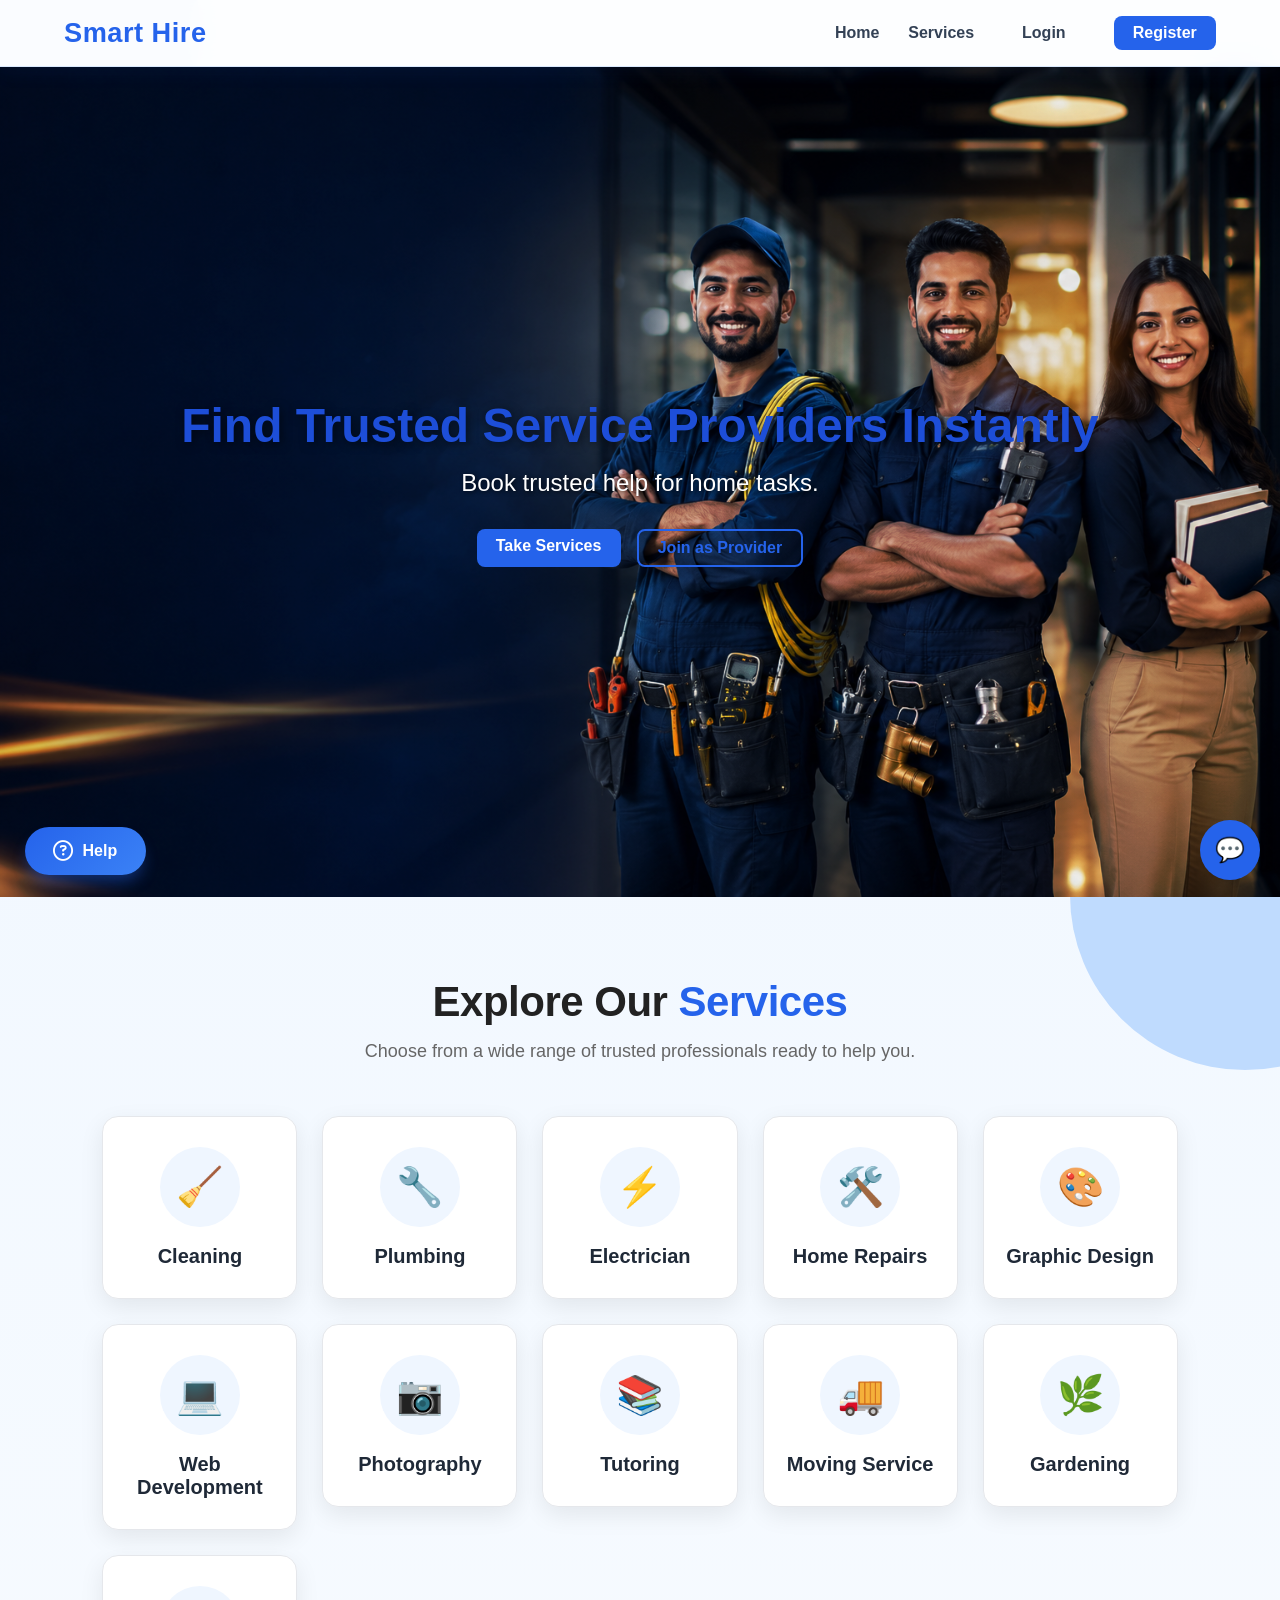
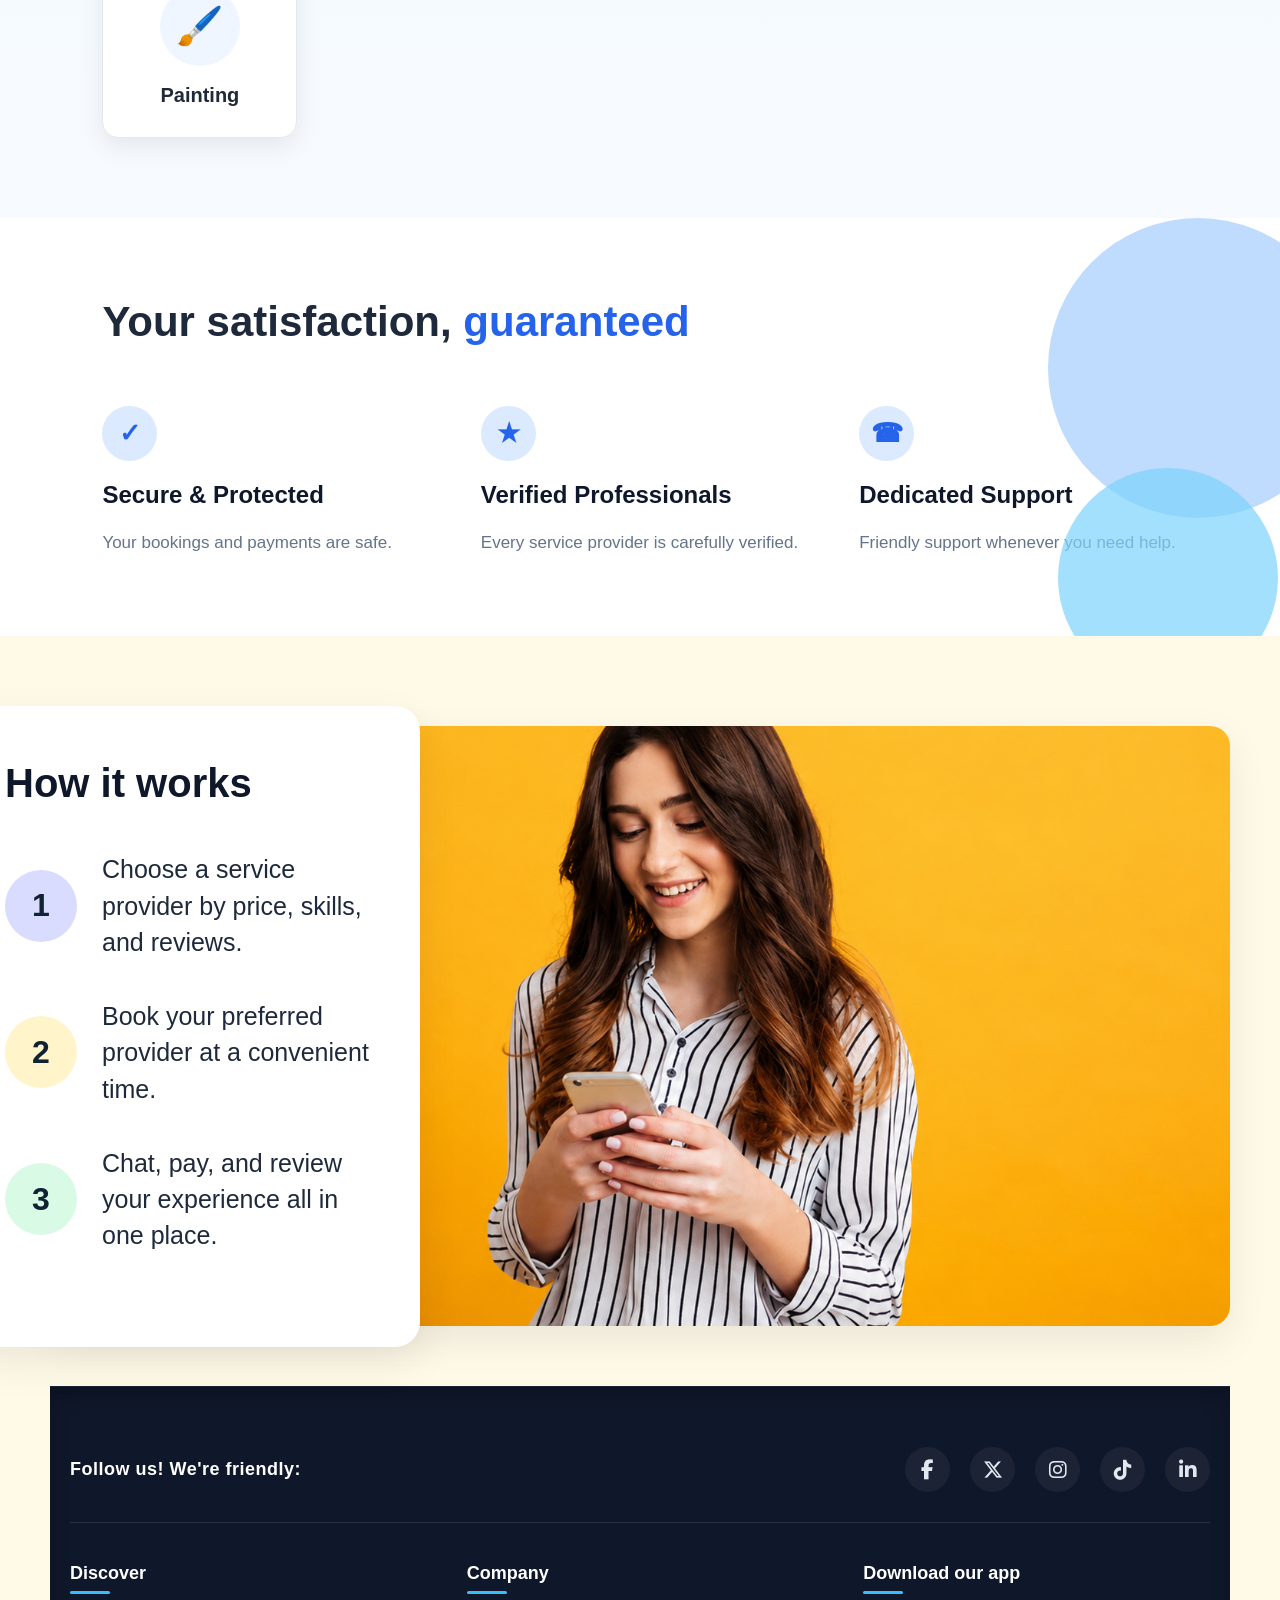
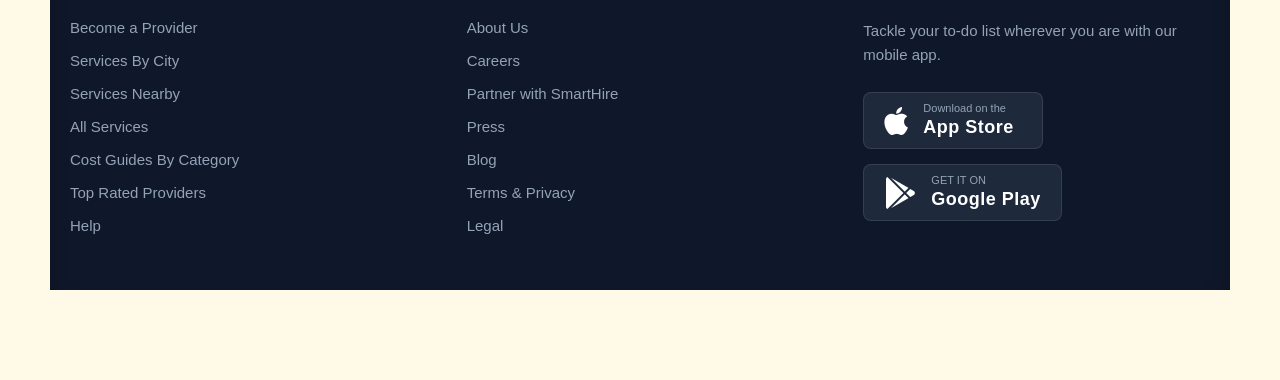
<file: index.html>
<!DOCTYPE html>
<html lang="en">
<head>
    <meta charset="UTF-8">
    <meta name="viewport" content="width=device-width, initial-scale=1.0">
    <title>Smart Hire - Home</title>
    <link rel="stylesheet" href="css/style.css">
</head>

<body class="body">

    <!-- Background Shapes -->
    <div class="bg-shape shape1"></div>
    <div class="bg-shape shape2"></div>
    <div class="bg-shape shape3"></div>
    <div class="bg-shape shape4"></div>
    <div class="bg-shape shape5"></div>

    <!-- Navbar -->
    <nav class="navbar">
        <div class="logo">Smart Hire</div>
        <div class="nav-links" id="nav-links">
            <a href="index.html">Home</a>
            <a href="services.html">Services</a>
            <a href="login.html" class="btn-login">Login</a>
            <a href="register.html" class="btn-primary">Register</a>
        </div>
    </nav>

    <!-- Hero Section -->
    <header class="hero">
        <div class="hero-content">
            <h1>Find Trusted Service Providers Instantly</h1>
            <p>Book trusted help for home tasks.</p>
            <div class="hero-buttons">
                <a href="services.html" class="btn-primary">Take Services</a>
                <a href="register.html" class="btn-outline">Join as Provider</a>
            </div>
        </div>
    </header>

    <!-- Categories -->
    <section class="categories">
        <div class="section-title">
            <h1>Explore Our <span>Services</span></h1>
            <p>Choose from a wide range of trusted professionals ready to help you.</p>
        </div>

        <div class="category-grid">
            <!-- Wrapped each card in a link to trigger search in services.html -->
            <a href="providers.html?category=Cleaning" class="card-link">
                <div class="card">
                    <div class="icon">🧹</div>
                    <h3>Cleaning</h3>
                </div>
            </a>
            <a href="providers.html?category=Plumbing" class="card-link">
                <div class="card">
                    <div class="icon">🔧</div>
                    <h3>Plumbing</h3>
                </div>
            </a>
            <a href="providers.html?category=Electrician" class="card-link">
                <div class="card">
                    <div class="icon">⚡</div>
                    <h3>Electrician</h3>
                </div>
            </a>
            <a href="providers.html?category=Home+Repairs" class="card-link">
                <div class="card">
                    <div class="icon">🛠️</div>
                    <h3>Home Repairs</h3>
                </div>
            </a>
            <a href="providers.html?category=Graphic+Design" class="card-link">
                <div class="card">
                    <div class="icon">🎨</div>
                    <h3>Graphic Design</h3>
                </div>
            </a>
            <a href="providers.html?category=Web+Development" class="card-link">
                <div class="card">
                    <div class="icon">💻</div>
                    <h3>Web Development</h3>
                </div>
            </a>
            <a href="providers.html?category=Photography" class="card-link">
                <div class="card">
                    <div class="icon">📷</div>
                    <h3>Photography</h3>
                </div>
            </a>
            <a href="providers.html?category=Tutoring" class="card-link">
                <div class="card">
                    <div class="icon">📚</div>
                    <h3>Tutoring</h3>
                </div>
            </a>
            <a href="providers.html?category=Moving" class="card-link">
                <div class="card">
                    <div class="icon">🚚</div>
                    <h3>Moving Service</h3>
                </div>
            </a>
            <a href="providers.html?category=Gardening" class="card-link">
                <div class="card">
                    <div class="icon">🌿</div>
                    <h3>Gardening</h3>
                </div>
            </a>
            <a href="providers.html?category=Painting" class="card-link">
                <div class="card">
                    <div class="icon">🖌️</div>
                    <h3>Painting</h3>
                </div>
            </a>
        </div>
    </section>

    <!-- Guarantee Section -->
    <section class="guarantee-section">
        <div class="guarantee-container">
            <h2>Your satisfaction, <span>guaranteed</span></h2>
            <div class="guarantee-grid">
                <div class="guarantee-item">
                    <div class="icon-box">✓</div>
                    <h3>Secure & Protected</h3>
                    <p>Your bookings and payments are safe.</p>
                </div>
                <div class="guarantee-item">
                    <div class="icon-box">★</div>
                    <h3>Verified Professionals</h3>
                    <p>Every service provider is carefully verified.</p>
                </div>
                <div class="guarantee-item">
                    <div class="icon-box">☎</div>
                    <h3>Dedicated Support</h3>
                    <p>Friendly support whenever you need help.</p>
                </div>
            </div>
            <div class="blue-shape shape-one"></div>
            <div class="blue-shape shape-two"></div>
        </div>
    </section>

    <!-- Chat/Help Widget -->
    <div id="chat-container"></div>

    <!-- Scripts: config.js FIRST so BASE_URL is available to the rest -->
    <script src="js/config.js"></script>
    <script src="js/auth.js"></script>
    <script src="js/chat-widget.js"></script>
    <section class="how-section">

    <div class="how-container">

        <!-- Left Card -->
        <div class="info-card">

            <h2>How it works</h2>

            <div class="step">
                <div class="number one">1</div>
                <p>Choose a service provider by price, skills, and reviews.</p>
            </div>

            <div class="step">
                <div class="number two">2</div>
                <p>Book your preferred provider at a convenient time.</p>
            </div>

            <div class="step">
                <div class="number three">3</div>
                <p>Chat, pay, and review your experience all in one place.</p>
            </div>

        </div>


        <!-- Right Image -->
        <div class="image-box">
            <!-- NOTE: filename එකේ spaces/commas තියෙනවා - ossim server/build tool
                 එකකින් issue එකක් දෙන්න පුළුවන්. පුළුවන් නම් "how-it-works.png" වගේ
                 space නැති නමකට image file එකම rename කරලා මෙතන path එකත් වෙනස් කරන්න. -->
            <img src="images/ChatGPT Image Jul 18, 2026, 10_04_07 PM.png" alt="How It Works">
        </div>

    </div>

    <!-- Font Awesome Link (ඔයාගේ <head> එකේ නැත්නම් මේක දාන්න) -->
<link rel="stylesheet" href="https://cdnjs.cloudflare.com/ajax/libs/font-awesome/6.4.0/css/all.min.css">

<footer class="sh-footer">
    <!-- Floating Help Button -->
    <a href="https://wa.me/94766797421?text=Hello,%20I%20need%20some%20help%20with%20SmartHire" target="_blank" class="sh-help-btn" style="text-decoration: none;">
        <i class="fa-regular fa-circle-question"></i> Help
    </a>

    <div class="sh-footer-container">
        <!-- Social Media Section -->
        <div class="sh-social-section">
            <span class="social-text">Follow us! We're friendly:</span>
            <div class="sh-social-icons">
                <a href="#"><i class="fa-brands fa-facebook-f"></i></a>
                <a href="#"><i class="fa-brands fa-x-twitter"></i></a>
                <a href="#"><i class="fa-brands fa-instagram"></i></a>
                <a href="#"><i class="fa-brands fa-tiktok"></i></a>
                <a href="#"><i class="fa-brands fa-linkedin-in"></i></a>
            </div>
        </div>

        <!-- Footer Main Links -->
        <div class="sh-footer-links">
            <!-- Column 1 -->
            <div class="sh-footer-col">
                <h3>Discover</h3>
                <ul>
                    <li><a href="#">Become a Provider</a></li>
                    <li><a href="#">Services By City</a></li>
                    <li><a href="#">Services Nearby</a></li>
                    <li><a href="#">All Services</a></li>
                    <li><a href="#">Cost Guides By Category</a></li>
                    <li><a href="#">Top Rated Providers</a></li>
                    <li><a href="#">Help</a></li>
                </ul>
            </div>

            <!-- Column 2 -->
            <div class="sh-footer-col">
                <h3>Company</h3>
                <ul>
                    <li><a href="#">About Us</a></li>
                    <li><a href="#">Careers</a></li>
                    <li><a href="#">Partner with SmartHire</a></li>
                    <li><a href="#">Press</a></li>
                    <li><a href="#">Blog</a></li>
                    <li><a href="#">Terms & Privacy</a></li>
                    <li><a href="#">Legal</a></li>
                </ul>
            </div>

            <!-- Column 3 (App Download) -->
            <div class="sh-footer-col app-download">
                <h3>Download our app</h3>
                <p>Tackle your to-do list wherever you are with our mobile app.</p>
                <div class="app-buttons">
                    <a href="#" class="store-btn">
                        <i class="fa-brands fa-apple"></i>
                        <div class="btn-text">
                            <small>Download on the</small>
                            <span>App Store</span>
                        </div>
                    </a>
                    <a href="#" class="store-btn">
                        <i class="fa-brands fa-google-play"></i>
                        <div class="btn-text">
                            <small>GET IT ON</small>
                            <span>Google Play</span>
                        </div>
                    </a>
                </div>
            </div>
        </div>
    </div>
</footer>

</section>

</body>
</html>
</file>
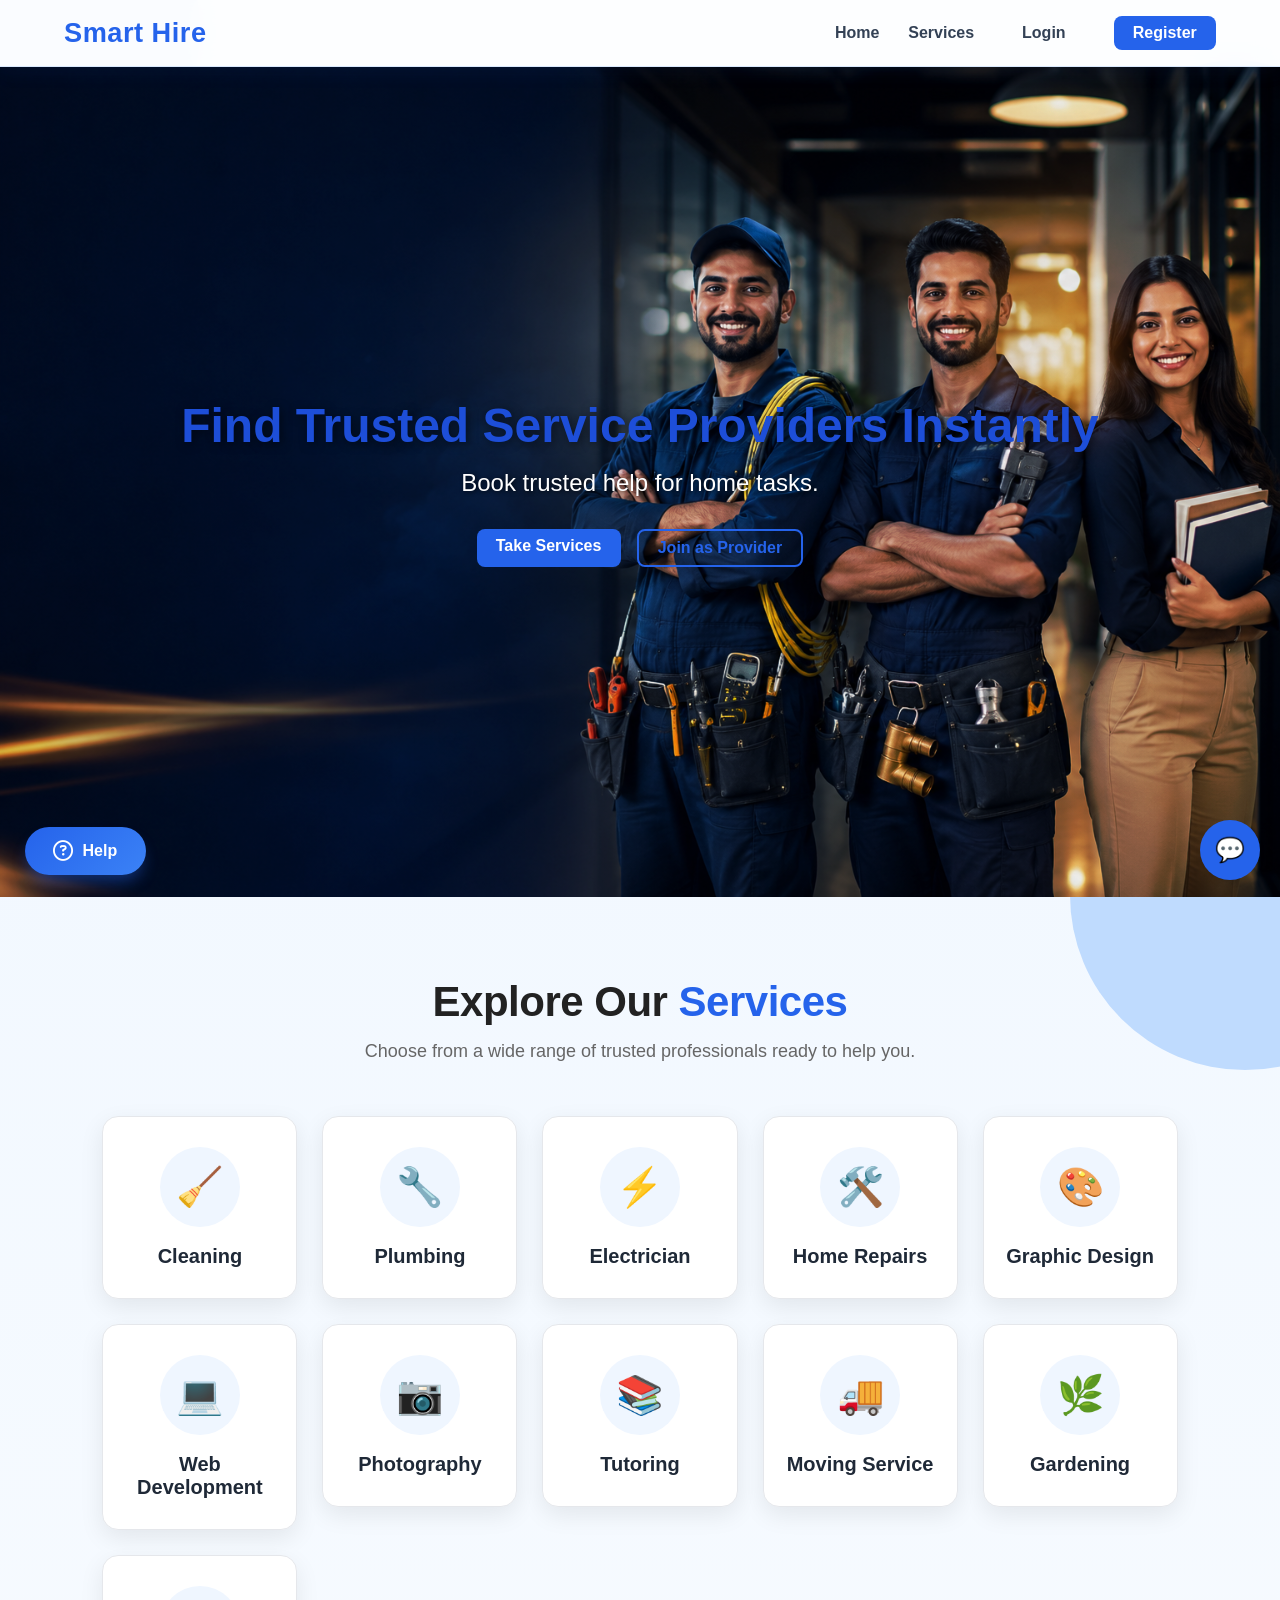
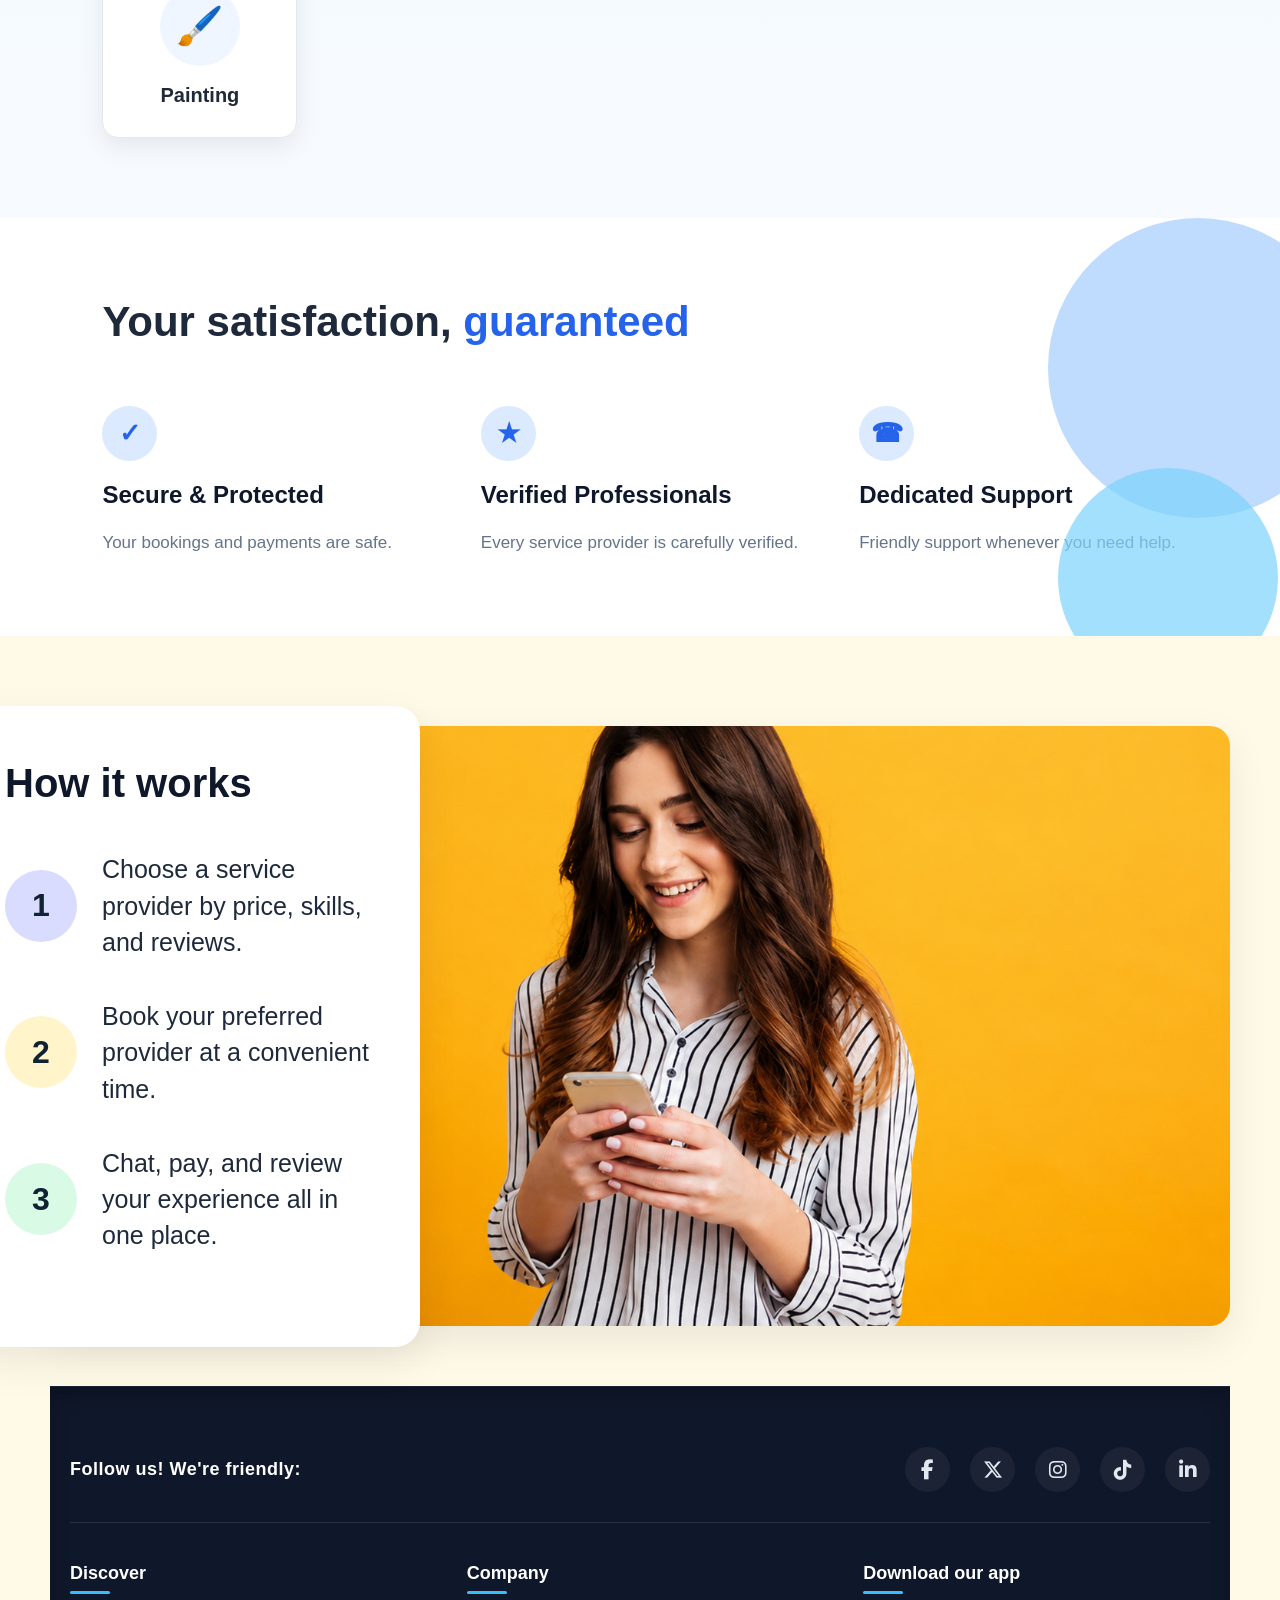
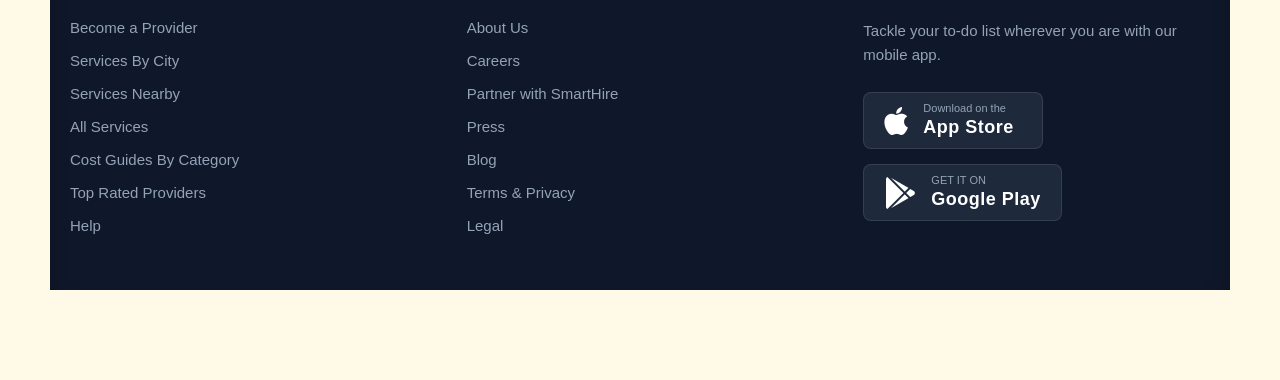
<file: admin-dashboard.html>
<!DOCTYPE html>
<html lang="en">
<head>
    <meta charset="UTF-8">
    <meta name="viewport" content="width=device-width, initial-scale=1.0">
    <title>Smart Hire - Admin Dashboard</title>
    <link rel="stylesheet" href="css/style.css">
    <style>
        .admin-modal {
            display: none;
            position: fixed;
            top: 0; left: 0; right: 0; bottom: 0;
            background: rgba(0,0,0,0.5);
            z-index: 1000;
            justify-content: center;
            align-items: center;
        }
        .admin-modal.active {
            display: flex;
        }
        .admin-modal-content {
            background: var(--white);
            padding: 2rem;
            border-radius: var(--border-radius);
            width: 100%;
            max-width: 500px;
            box-shadow: var(--shadow);
        }
        .btn-sm.btn-primary {
            background-color: var(--primary);
            color: white;
            border: none;
            padding: 4px 8px;
            border-radius: 4px;
            cursor: pointer;
            margin-right: 5px;
        }
    </style>
</head>
<body style="background-color: var(--bg);">

    <div class="admin-layout">


        
        <!-- Left Sidebar Menu -->
        <aside class="sidebar">
            <div class="sidebar-logo">
                <h2>Smart Hire</h2>
                <p>Admin Panel</p>
            </div>
            <nav class="sidebar-nav">
                <a href="#" data-tab="dashboard" class="active">📊 Dashboard</a>
                <a href="#" data-tab="users">👥 Users</a>
                <a href="#" data-tab="providers">👷 Providers</a>
                <a href="#" data-tab="services">🛠️ Services</a>
                <a href="#" data-tab="bookings">📅 Bookings</a>
                <a href="#" id="adminLogout" style="color: #ef4444; margin-top: 20px;">🚪 Logout</a>
            </nav>
        </aside>

        <!-- Main Content Area -->
        <main class="admin-content">

            <header class="admin-header">
                <h2 id="panelTitle">Overview</h2>
                <div class="admin-profile">
                    <span>Welcome, Admin</span>
                    <div class="avatar">A</div>
                </div>
            </header>

            <!-- ================= DASHBOARD TAB ================= -->
            <div class="admin-tab active" id="tab-dashboard">
                <div class="admin-cards">
                    <div class="stat-card">
                        <h3>Total Users</h3>
                        <p id="totalUsers" class="stat-value">Loading...</p>
                    </div>
                    <div class="stat-card">
                        <h3>Service Providers</h3>
                        <p id="totalProviders" class="stat-value">Loading...</p>
                    </div>
                    <div class="stat-card">
                        <h3>Total Bookings</h3>
                        <p id="totalBookings" class="stat-value">Loading...</p>
                    </div>
                    <div class="stat-card">
                        <h3>Total Revenue</h3>
                        <p id="totalRevenue" class="stat-value">Loading...</p>
                    </div>
                </div>

                <section class="admin-recent-section">
                    <h3>Recent Bookings</h3>
                    <div id="recentBookingsBox" class="admin-panel-box" style="padding: 20px;">
                        <p class="admin-empty-msg">Loading recent bookings...</p>
                    </div>
                </section>
            </div>

            <!-- ================= USERS TAB (customers) ================= -->
            <div class="admin-tab" id="tab-users">
                <div class="admin-panel-box">
                    <div style="display:flex; justify-content: space-between; align-items:center; margin-bottom: 15px;">
                        <h3 style="margin: 0;">Manage Customers</h3>
                        <button class="btn-primary btn-sm" onclick="openUserModal('customer')">+ Add Customer</button>
                    </div>
                    <table class="admin-table">
                        <thead>
                            <tr>
                                <th>Name</th>
                                <th>Email</th>
                                <th>Phone</th>
                                <th>Role</th>
                                <th>Action</th>
                            </tr>
                        </thead>
                        <tbody id="usersTableBody">
                            <tr><td colspan="5" class="admin-empty-msg">Loading users...</td></tr>
                        </tbody>
                    </table>
                </div>
            </div>

            <!-- ================= PROVIDERS TAB ================= -->
            <div class="admin-tab" id="tab-providers">
                <div class="admin-panel-box">
                    <div style="display:flex; justify-content: space-between; align-items:center; margin-bottom: 15px;">
                        <h3 style="margin: 0;">Manage Providers</h3>
                        <button class="btn-primary btn-sm" onclick="openUserModal('provider')">+ Add Provider</button>
                    </div>
                    <table class="admin-table">
                        <thead>
                            <tr>
                                <th>Name</th>
                                <th>Email</th>
                                <th>Phone</th>
                                <th>Role</th>
                                <th>Action</th>
                            </tr>
                        </thead>
                        <tbody id="providersTableBody">
                            <tr><td colspan="5" class="admin-empty-msg">Loading providers...</td></tr>
                        </tbody>
                    </table>
                </div>
            </div>

            <!-- ================= SERVICES TAB ================= -->
            <div class="admin-tab" id="tab-services">
                <div class="admin-panel-box">
                    <div style="display:flex; justify-content: space-between; align-items:center; margin-bottom: 15px;">
                        <h3 style="margin: 0;">Manage Services</h3>
                        <button class="btn-primary btn-sm" onclick="openServiceModal()">+ Add Service</button>
                    </div>
                    <table class="admin-table">
                        <thead>
                            <tr>
                                <th>Title</th>
                                <th>Category</th>
                                <th>Price</th>
                                <th>Provider ID</th>
                                <th>Action</th>
                            </tr>
                        </thead>
                        <tbody id="servicesTableBody">
                            <tr><td colspan="5" class="admin-empty-msg">Loading services...</td></tr>
                        </tbody>
                    </table>
                </div>
            </div>

            <!-- ================= BOOKINGS TAB ================= -->
            <div class="admin-tab" id="tab-bookings">
                <div class="admin-panel-box">
                    <table class="admin-table">
                        <thead>
                            <tr>
                                <th>Service</th>
                                <th>Date</th>
                                <th>Time</th>
                                <th>Status</th>
                                <th>Action</th>
                            </tr>
                        </thead>
                        <tbody id="bookingsTableBody">
                            <tr><td colspan="5" class="admin-empty-msg">Loading bookings...</td></tr>
                        </tbody>
                    </table>
                </div>
            </div>

        </main>
    </div>

    <!-- Admin Modals -->
    <div id="userModal" class="admin-modal">
        <div class="admin-modal-content">
            <h3 id="userModalTitle" style="margin-bottom: 15px;">Add User</h3>
            <div class="form-group" style="margin-bottom: 15px;">
                <label style="display:block; margin-bottom:5px;">Full Name</label>
                <input type="text" id="modalUserName" style="width:100%; padding:8px; border:1px solid #ccc; border-radius:4px;">
            </div>
            <div class="form-group" style="margin-bottom: 15px;">
                <label style="display:block; margin-bottom:5px;">Email</label>
                <input type="email" id="modalUserEmail" style="width:100%; padding:8px; border:1px solid #ccc; border-radius:4px;">
            </div>
            <div class="form-group" style="margin-bottom: 15px;">
                <label style="display:block; margin-bottom:5px;">Phone</label>
                <input type="text" id="modalUserPhone" style="width:100%; padding:8px; border:1px solid #ccc; border-radius:4px;">
            </div>
            <div class="form-group" id="userPasswordGroup" style="margin-bottom: 15px;">
                <label style="display:block; margin-bottom:5px;">Password</label>
                <input type="password" id="modalUserPassword" placeholder="Required for new users" style="width:100%; padding:8px; border:1px solid #ccc; border-radius:4px;">
            </div>
            <div class="form-group" style="margin-bottom: 15px;">
                <label style="display:block; margin-bottom:5px;">Role</label>
                <select id="modalUserRole" style="width:100%; padding:8px; border:1px solid #ccc; border-radius:4px;">
                    <option value="customer">Customer</option>
                    <option value="provider">Provider</option>
                    <option value="admin">Admin</option>
                </select>
            </div>
            <div style="display:flex; gap:10px; justify-content: flex-end; margin-top:20px;">
                <button class="btn-outline" style="padding: 6px 12px;" onclick="closeUserModal()">Cancel</button>
                <button class="btn-primary" style="padding: 6px 12px;" onclick="saveUser()">Save</button>
            </div>
        </div>
    </div>

    <div id="serviceModal" class="admin-modal">
        <div class="admin-modal-content">
            <h3 id="serviceModalTitle" style="margin-bottom: 15px;">Add Service</h3>
            <div class="form-group" style="margin-bottom: 15px;">
                <label style="display:block; margin-bottom:5px;">Title</label>
                <input type="text" id="modalServiceTitle" style="width:100%; padding:8px; border:1px solid #ccc; border-radius:4px;">
            </div>
            <div class="form-group" style="margin-bottom: 15px;">
                <label style="display:block; margin-bottom:5px;">Category</label>
                <select id="modalServiceCategory" style="width:100%; padding:8px; border:1px solid #ccc; border-radius:4px;">
                    <option value="Cleaning">Cleaning</option>
                    <option value="Plumbing">Plumbing</option>
                    <option value="Electrical">Electrical</option>
                    <option value="Web Development">Web Development</option>
                    <option value="Graphic Design">Graphic Design</option>
                </select>
            </div>
            <div class="form-group" style="margin-bottom: 15px;">
                <label style="display:block; margin-bottom:5px;">Price ($)</label>
                <input type="number" id="modalServicePrice" style="width:100%; padding:8px; border:1px solid #ccc; border-radius:4px;">
            </div>
            <div class="form-group" style="margin-bottom: 15px;">
                <label style="display:block; margin-bottom:5px;">Description</label>
                <textarea id="modalServiceDesc" rows="3" style="width:100%; padding:8px; border:1px solid #ccc; border-radius:4px;"></textarea>
            </div>
            <div style="display:flex; gap:10px; justify-content: flex-end; margin-top:20px;">
                <button class="btn-outline" style="padding: 6px 12px;" onclick="closeServiceModal()">Cancel</button>
                <button class="btn-primary" style="padding: 6px 12px;" onclick="saveService()">Save</button>
            </div>
        </div>
    </div>

    <script src="js/config.js"></script>
    <script>
        const token = localStorage.getItem('token');
        const authHeaders = { 'Authorization': `Bearer ${token}` };

        // ================= ROUTE PROTECTION =================
        document.addEventListener('DOMContentLoaded', () => {
            const role = localStorage.getItem('role');
            if (!token || role !== 'admin') {
                alert('Access Denied! Admin privileges required.');
                window.location.href = 'index.html';
                return;
            }

            document.getElementById('adminLogout').addEventListener('click', (e) => {
                e.preventDefault();
                localStorage.clear();
                window.location.href = 'index.html';
            });

            initTabs();
            loadStats();
            loadRecentBookings();
        });

        // ================= TAB SWITCHING =================
        // NOTE: sidebar එකේ Categories/Payments/Reviews තාම data-tab නෑ (backend
        // endpoints confirm වුනාට පස්සේ ඒවත් මේ pattern එකේම එකතු කරන්න පුළුවන්).
        const TAB_TITLES = {
            dashboard: 'Overview',
            users: 'Manage Users',
            providers: 'Manage Providers',
            services: 'Manage Services',
            bookings: 'Manage Bookings'
        };
        const loadedTabs = new Set(['dashboard']);

        function initTabs() {
            document.querySelectorAll('.sidebar-nav a[data-tab]').forEach(link => {
                link.addEventListener('click', (e) => {
                    e.preventDefault();
                    const tabName = link.dataset.tab;
                    switchTab(tabName);
                });
            });
        }

        function switchTab(tabName) {
            document.querySelectorAll('.sidebar-nav a[data-tab]').forEach(a => a.classList.remove('active'));
            document.querySelector(`.sidebar-nav a[data-tab="${tabName}"]`).classList.add('active');

            document.querySelectorAll('.admin-tab').forEach(t => t.classList.remove('active'));
            document.getElementById(`tab-${tabName}`).classList.add('active');

            document.getElementById('panelTitle').innerText = TAB_TITLES[tabName] || 'Overview';

            // Lazy-load: පළවෙනි වතාවට tab එක open කරද්දී විතරයි fetch කරන්නේ
            if (!loadedTabs.has(tabName)) {
                loadedTabs.add(tabName);
                if (tabName === 'users') loadUsers();
                if (tabName === 'providers') loadProviders();
                if (tabName === 'services') loadServices();
                if (tabName === 'bookings') loadBookings();
            }
        }

        // ================= DASHBOARD OVERVIEW =================
        // NOTE: /admin/stats endpoint එක backend එකේ තියෙන්නම ඕන - නැත්නම් මේ
        // function එක වෙනුවට /users, /services, /bookings response length ගණන් කරන්න පුළුවන්.
        async function loadStats() {
            try {
                const response = await fetch(`${BASE_URL}/admin/stats`, { headers: authHeaders });
                if (!response.ok) throw new Error('Failed to fetch stats');
                const stats = await response.json();

                document.getElementById('totalUsers').innerText = stats.total_users ?? '0';
                document.getElementById('totalProviders').innerText = stats.total_providers ?? '0';
                document.getElementById('totalBookings').innerText = stats.total_bookings ?? '0';
                document.getElementById('totalRevenue').innerText = `$${stats.total_revenue ?? 0}`;
            } catch (err) {
                console.error('Error loading admin stats:', err);
                ['totalUsers', 'totalProviders', 'totalBookings', 'totalRevenue'].forEach(id => {
                    document.getElementById(id).innerText = 'N/A';
                });
            }
        }

        async function loadRecentBookings() {
            const box = document.getElementById('recentBookingsBox');
            try {
                const response = await fetch(`${BASE_URL}/bookings?limit=5`, { headers: authHeaders });
                if (!response.ok) throw new Error('Failed to fetch bookings');
                const bookings = await response.json();

                if (!bookings || bookings.length === 0) {
                    box.innerHTML = '<p class="admin-empty-msg">No recent bookings found.</p>';
                    return;
                }

                box.innerHTML = bookings.map(b => `
                    <div style="padding: 12px 0; border-bottom: 1px solid var(--border);">
                        <strong>${b.service_title || 'Service'}</strong>
                        <span style="color: var(--text-light);"> — ${b.date || ''} ${b.time || ''} — ${b.status || ''}</span>
                    </div>
                `).join('');
            } catch (err) {
                console.error('Error loading recent bookings:', err);
                box.innerHTML = '<p class="admin-error-msg">Could not load recent bookings. Connect API to load data.</p>';
            }
        }

        // ================= USERS & PROVIDERS =================
        // NOTE: GET /users එකෙන් users ඔක්කොම එනවා කියලා assume කරලා, role අනුව
        // client side filter කරලා Users (customer) / Providers tabs දෙකටම බෙදනවා.
        // backend එකේ role query param එකක් තියෙනවා නම් (e.g. /users?role=provider)
        // ඒක පාවිච්චි කරන එක වඩා efficient.
        let usersCache = null;
        let servicesCache = null;
        let currentEditingUserId = null;
        let currentEditingServiceId = null;

        async function fetchAllUsers() {
            if (usersCache) return usersCache;
            const response = await fetch(`${BASE_URL}/users`, { headers: authHeaders });
            if (!response.ok) throw new Error('Failed to fetch users');
            usersCache = await response.json();
            return usersCache;
        }

        function renderUserRow(user) {
            const roleClass = user.role === 'provider' ? 'badge-provider' : (user.role === 'admin' ? 'badge-admin' : 'badge-customer');
            return `
                <tr data-user-id="${user.id}">
                    <td>${user.full_name || '-'}</td>
                    <td>${user.email || '-'}</td>
                    <td>${user.phone || '-'}</td>
                    <td><span class="badge ${roleClass}">${user.role || '-'}</span></td>
                    <td>
                        <button class="btn-sm btn-primary" onclick="openUserModal('${user.role}', '${user.id}')">Edit</button>
                        <button class="btn-sm btn-danger" onclick="deleteUser('${user.id}')">Delete</button>
                    </td>
                </tr>
            `;
        }

        function openUserModal(defaultRole = 'customer', userId = null) {
            currentEditingUserId = userId !== 'null' ? userId : null;
            const modal = document.getElementById('userModal');
            document.getElementById('userModalTitle').innerText = currentEditingUserId ? 'Edit User' : 'Add User';
            
            document.getElementById('modalUserName').value = '';
            document.getElementById('modalUserEmail').value = '';
            document.getElementById('modalUserPhone').value = '';
            document.getElementById('modalUserPassword').value = '';
            document.getElementById('modalUserRole').value = defaultRole;
            document.getElementById('userPasswordGroup').style.display = currentEditingUserId ? 'none' : 'block';

            if (currentEditingUserId && usersCache) {
                const user = usersCache.find(u => u.id == currentEditingUserId);
                if (user) {
                    document.getElementById('modalUserName').value = user.full_name;
                    document.getElementById('modalUserEmail').value = user.email;
                    document.getElementById('modalUserPhone').value = user.phone;
                    document.getElementById('modalUserRole').value = user.role;
                }
            }
            modal.classList.add('active');
        }

        function closeUserModal() {
            document.getElementById('userModal').classList.remove('active');
        }

        async function saveUser() {
            const data = {
                full_name: document.getElementById('modalUserName').value,
                email: document.getElementById('modalUserEmail').value,
                phone: document.getElementById('modalUserPhone').value,
                role: document.getElementById('modalUserRole').value
            };
            
            try {
                let response;
                if (currentEditingUserId) {
                    response = await fetch(`${BASE_URL}/users/${currentEditingUserId}`, {
                        method: 'PUT',
                        headers: { ...authHeaders, 'Content-Type': 'application/json' },
                        body: JSON.stringify(data)
                    });
                } else {
                    data.password = document.getElementById('modalUserPassword').value;
                    response = await fetch(`${BASE_URL}/auth/register`, {
                        method: 'POST',
                        headers: { 'Content-Type': 'application/json' },
                        body: JSON.stringify(data)
                    });
                }
                
                if (!response.ok) {
                    const err = await response.json();
                    throw new Error(err.detail || 'Failed to save user');
                }
                
                alert('User saved successfully.');
                closeUserModal();
                usersCache = null; // bust cache
                if (document.getElementById('tab-users').classList.contains('active')) loadUsers();
                if (document.getElementById('tab-providers').classList.contains('active')) loadProviders();
            } catch (err) {
                alert(err.message);
            }
        }

        async function loadUsers() {
            const tbody = document.getElementById('usersTableBody');
            try {
                const users = await fetchAllUsers();
                const customers = users.filter(u => u.role !== 'provider');
                tbody.innerHTML = customers.length
                    ? customers.map(renderUserRow).join('')
                    : '<tr><td colspan="5" class="admin-empty-msg">No users found.</td></tr>';
            } catch (err) {
                console.error('Error loading users:', err);
                tbody.innerHTML = '<tr><td colspan="5" class="admin-error-msg">Failed to load users.</td></tr>';
            }
        }

        async function loadProviders() {
            const tbody = document.getElementById('providersTableBody');
            try {
                const users = await fetchAllUsers();
                const providers = users.filter(u => u.role === 'provider');
                tbody.innerHTML = providers.length
                    ? providers.map(renderUserRow).join('')
                    : '<tr><td colspan="5" class="admin-empty-msg">No providers found.</td></tr>';
            } catch (err) {
                console.error('Error loading providers:', err);
                tbody.innerHTML = '<tr><td colspan="5" class="admin-error-msg">Failed to load providers.</td></tr>';
            }
        }

        async function deleteUser(userId) {
            if (!confirm('මේ user ව delete කරන්නද? මේක undo කරන්න බෑ.')) return;
            try {
                const response = await fetch(`${BASE_URL}/users/${userId}`, {
                    method: 'DELETE',
                    headers: authHeaders
                });
                if (response.ok) {
                    // දෙකේම cache/list එකෙන් අයින් කරලා refresh කරනවා
                    usersCache = null;
                    document.querySelectorAll(`tr[data-user-id="${userId}"]`).forEach(row => row.remove());
                    alert('User deleted successfully.');
                } else {
                    alert('Failed to delete user.');
                }
            } catch (err) {
                console.error('Error deleting user:', err);
                alert('An error occurred while deleting the user.');
            }
        }

        // ================= SERVICES =================
        async function loadServices() {
            const tbody = document.getElementById('servicesTableBody');
            try {
                const response = await fetch(`${BASE_URL}/services`, { headers: authHeaders });
                if (!response.ok) throw new Error('Failed to fetch services');
                servicesCache = await response.json();

                tbody.innerHTML = servicesCache.length
                    ? servicesCache.map(s => `
                        <tr data-service-id="${s.id}">
                            <td>${s.title || '-'}</td>
                            <td>${s.category || '-'}</td>
                            <td>$${s.price ?? '-'}</td>
                            <td>${s.provider_id ?? '-'}</td>
                            <td>
                                <button class="btn-sm btn-primary" onclick="openServiceModal('${s.id}')">Edit</button>
                                <button class="btn-sm btn-danger" onclick="deleteService('${s.id}')">Delete</button>
                            </td>
                        </tr>
                    `).join('')
                    : '<tr><td colspan="5" class="admin-empty-msg">No services found.</td></tr>';
            } catch (err) {
                console.error('Error loading services:', err);
                tbody.innerHTML = '<tr><td colspan="5" class="admin-error-msg">Failed to load services.</td></tr>';
            }
        }

        async function deleteService(serviceId) {
            if (!confirm('මේ service එක delete කරන්නද? මේක undo කරන්න බෑ.')) return;
            try {
                const response = await fetch(`${BASE_URL}/services/${serviceId}`, {
                    method: 'DELETE',
                    headers: authHeaders
                });
                if (response.ok) {
                    document.querySelector(`tr[data-service-id="${serviceId}"]`)?.remove();
                    alert('Service deleted successfully.');
                } else {
                    alert('Failed to delete service.');
                }
            } catch (err) {
                console.error('Error deleting service:', err);
                alert('An error occurred while deleting the service.');
            }
        }

        function openServiceModal(serviceId = null) {
            currentEditingServiceId = serviceId !== 'null' ? serviceId : null;
            const modal = document.getElementById('serviceModal');
            document.getElementById('serviceModalTitle').innerText = currentEditingServiceId ? 'Edit Service' : 'Add Service';
            
            document.getElementById('modalServiceTitle').value = '';
            document.getElementById('modalServiceCategory').value = 'Cleaning';
            document.getElementById('modalServicePrice').value = '';
            document.getElementById('modalServiceDesc').value = '';

            if (currentEditingServiceId && servicesCache) {
                const svc = servicesCache.find(s => s.id == currentEditingServiceId);
                if (svc) {
                    document.getElementById('modalServiceTitle').value = svc.title;
                    document.getElementById('modalServiceCategory').value = svc.category;
                    document.getElementById('modalServicePrice').value = svc.price;
                    document.getElementById('modalServiceDesc').value = svc.description;
                }
            }
            modal.classList.add('active');
        }

        function closeServiceModal() {
            document.getElementById('serviceModal').classList.remove('active');
        }

        async function saveService() {
            const data = {
                title: document.getElementById('modalServiceTitle').value,
                category: document.getElementById('modalServiceCategory').value,
                price: parseFloat(document.getElementById('modalServicePrice').value),
                description: document.getElementById('modalServiceDesc').value
            };
            
            try {
                let response;
                if (currentEditingServiceId) {
                    response = await fetch(`${BASE_URL}/services/${currentEditingServiceId}`, {
                        method: 'PUT',
                        headers: { ...authHeaders, 'Content-Type': 'application/json' },
                        body: JSON.stringify(data)
                    });
                } else {
                    response = await fetch(`${BASE_URL}/services`, {
                        method: 'POST',
                        headers: { ...authHeaders, 'Content-Type': 'application/json' },
                        body: JSON.stringify(data)
                    });
                }
                
                if (!response.ok) {
                    const err = await response.json();
                    throw new Error(err.detail || 'Failed to save service');
                }
                
                alert('Service saved successfully.');
                closeServiceModal();
                loadServices();
            } catch (err) {
                alert(err.message);
            }
        }

        // ================= BOOKINGS =================
        const BOOKING_STATUSES = ['pending', 'confirmed', 'completed', 'cancelled'];

        async function loadBookings() {
            const tbody = document.getElementById('bookingsTableBody');
            try {
                const response = await fetch(`${BASE_URL}/bookings`, { headers: authHeaders });
                if (!response.ok) throw new Error('Failed to fetch bookings');
                const bookings = await response.json();

                tbody.innerHTML = bookings.length
                    ? bookings.map(b => `
                        <tr data-booking-id="${b.id}">
                            <td>${b.service_title || '-'}</td>
                            <td>${b.date || '-'}</td>
                            <td>${b.time || '-'}</td>
                            <td>
                                <select class="status-select" onchange="updateBookingStatus('${b.id}', this.value)">
                                    ${BOOKING_STATUSES.map(s => `<option value="${s}" ${s === (b.status || '').toLowerCase() ? 'selected' : ''}>${s}</option>`).join('')}
                                </select>
                            </td>
                            <td><button class="btn-sm btn-danger" onclick="deleteBooking('${b.id}')">Delete</button></td>
                        </tr>
                    `).join('')
                    : '<tr><td colspan="5" class="admin-empty-msg">No bookings found.</td></tr>';
            } catch (err) {
                console.error('Error loading bookings:', err);
                tbody.innerHTML = '<tr><td colspan="5" class="admin-error-msg">Failed to load bookings.</td></tr>';
            }
        }

        async function updateBookingStatus(bookingId, newStatus) {
            try {
                const response = await fetch(`${BASE_URL}/bookings/${bookingId}`, {
                    method: 'PUT',
                    headers: { ...authHeaders, 'Content-Type': 'application/json' },
                    body: JSON.stringify({ status: newStatus })
                });
                if (!response.ok) throw new Error('Failed to update status');
            } catch (err) {
                console.error('Error updating booking status:', err);
                alert('Failed to update booking status.');
            }
        }

        async function deleteBooking(bookingId) {
            if (!confirm('මේ booking එක delete කරන්නද?')) return;
            try {
                const response = await fetch(`${BASE_URL}/bookings/${bookingId}`, {
                    method: 'DELETE',
                    headers: authHeaders
                });
                if (response.ok) {
                    document.querySelector(`tr[data-booking-id="${bookingId}"]`)?.remove();
                    alert('Booking deleted successfully.');
                } else {
                    alert('Failed to delete booking.');
                }
            } catch (err) {
                console.error('Error deleting booking:', err);
                alert('An error occurred while deleting the booking.');
            }
        }
    </script>
</body>
</html>
</file>
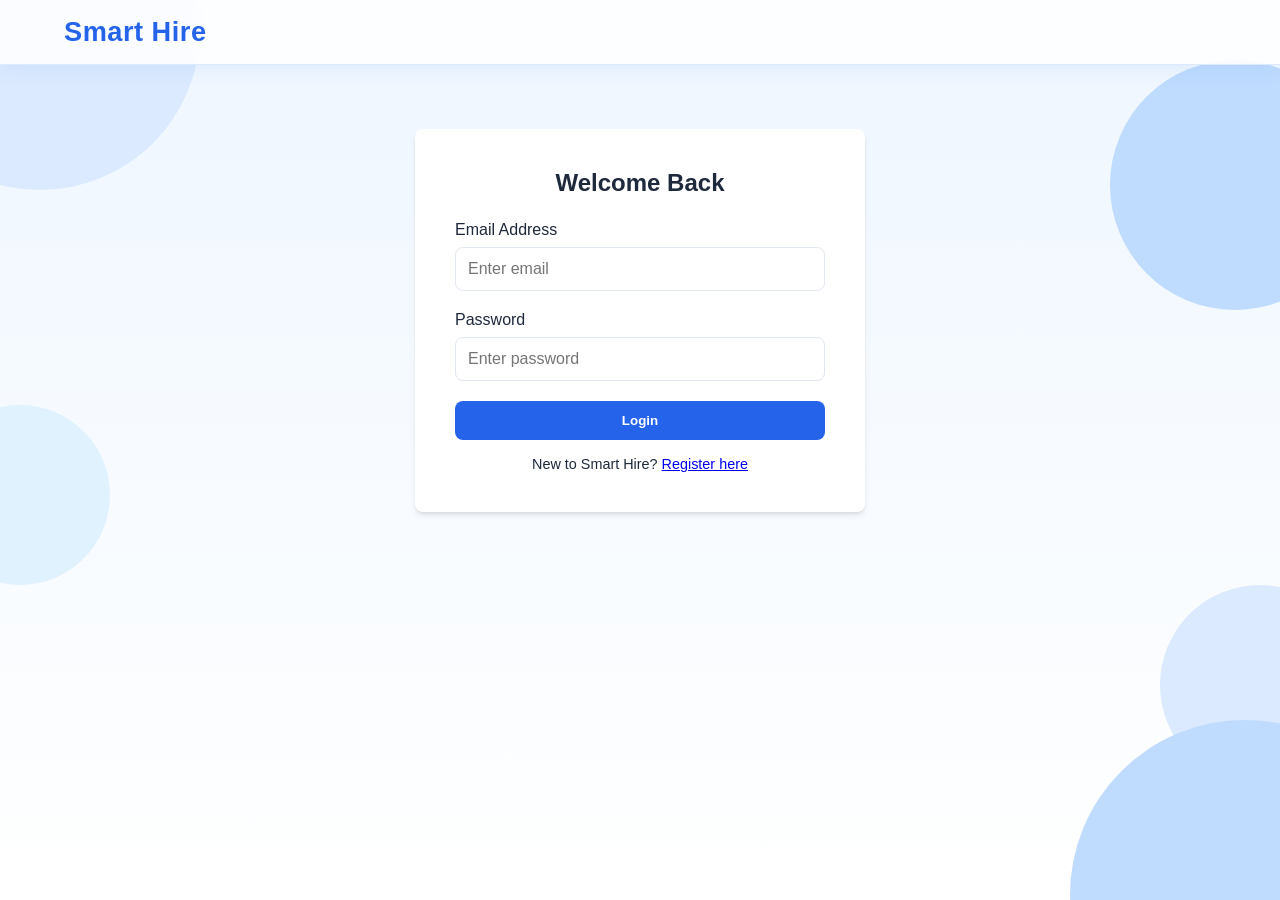
<file: login.html>
<!DOCTYPE html>
<html lang="en">
<head>
    <meta charset="UTF-8">
    <meta name="viewport" content="width=device-width, initial-scale=1.0">
    <title>Smart Hire - Login</title>
    <link rel="stylesheet" href="css/style.css">
</head>
<body>




        <!-- Background Shapes -->
    <div class="bg-shape shape1"></div>
    <div class="bg-shape shape2"></div>
    <div class="bg-shape shape3"></div>
    <div class="bg-shape shape4"></div>
    <div class="bg-shape shape5"></div>

    
    <nav class="navbar">
        <div class="logo"><a href="index.html" style="text-decoration:none; color:inherit;">Smart Hire</a></div>
    </nav>

    <div class="form-container">
        <!-- FIX: id එක "loginForm" කියලා (dash නැතුව) auth.js එකේ
             document.getElementById('loginForm') එකට match වෙන්නම ඕන.
             කලින් "login-form" කියලා තිබ්බ නිසා login button එක click කරද්දී
             කිසිම දෙයක් වුනේම නෑ. -->
        <form id="loginForm" class="auth-form">
            <h2>Welcome Back</h2>
            <div class="form-group">
                <label for="email">Email Address</label>
                <input type="email" id="email" required placeholder="Enter email">
            </div>
            <div class="form-group">
                <label for="password">Password</label>
                <input type="password" id="password" required placeholder="Enter password">
            </div>
            <button type="submit" class="btn-primary btn-block">Login</button>
            <p class="auth-redirect">New to Smart Hire? <a href="register.html">Register here</a></p>
        </form>
    </div>

    <script src="js/config.js"></script>
    <script src="js/auth.js"></script>
</body>
</html>
</file>
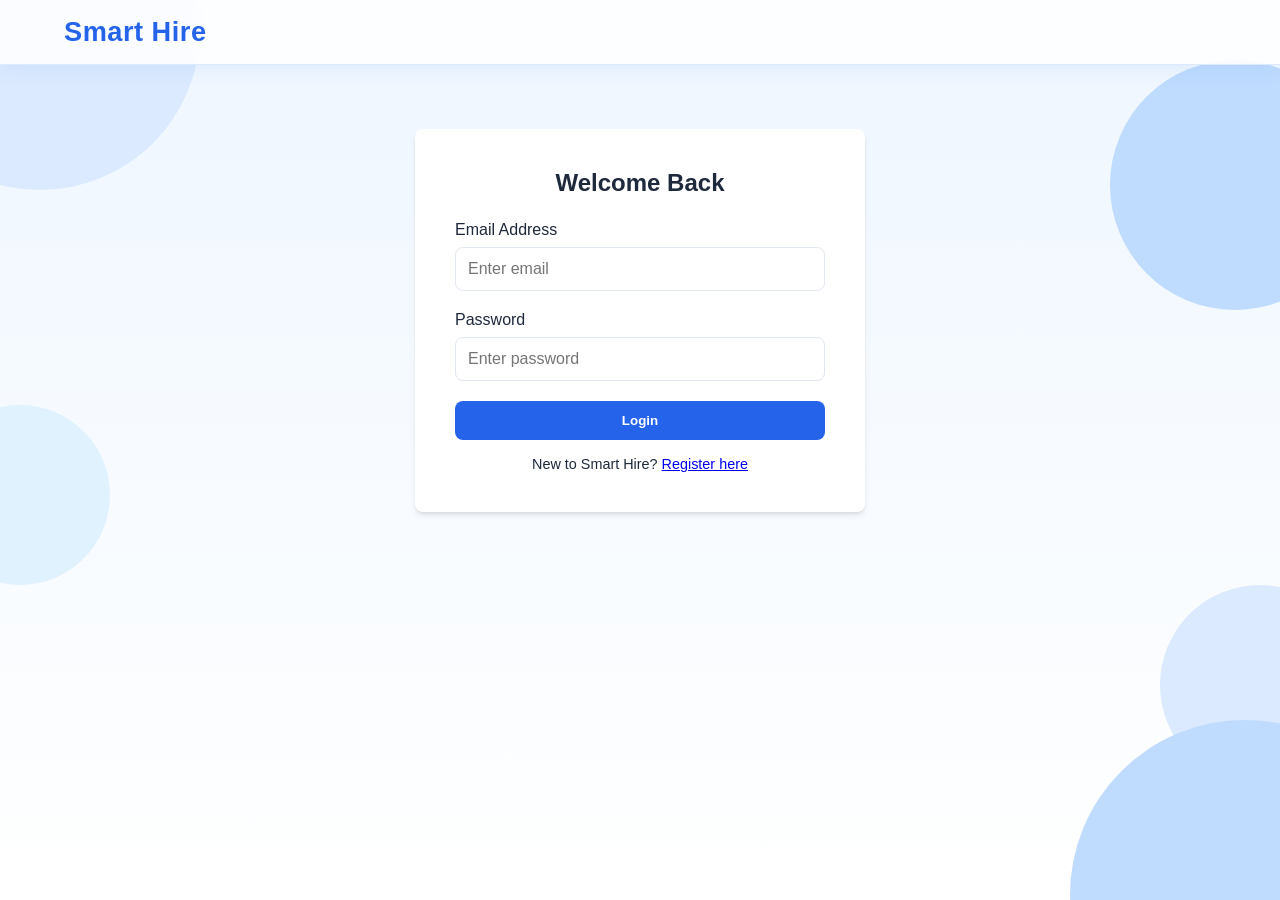
<file: my-bookings.html>
<!DOCTYPE html>
<html lang="en">
<head>
    <meta charset="UTF-8">
    <meta name="viewport" content="width=device-width, initial-scale=1.0">
    <title>Smart Hire - My Bookings</title>
    <link rel="stylesheet" href="css/style.css">
</head>
<body>


        <!-- Background Shapes -->
    <div class="bg-shape shape1"></div>
    <div class="bg-shape shape2"></div>
    <div class="bg-shape shape3"></div>
    <div class="bg-shape shape4"></div>
    <div class="bg-shape shape5"></div>






    <nav class="navbar">
        <div class="logo"><a href="index.html" style="text-decoration:none; color:inherit;">Smart Hire</a></div>
        <div class="nav-links">
            <a href="index.html">Home</a>
            <a href="services.html">Browse Services</a>
            <a href="#" id="logout-btn" class="btn-outline">Logout</a>
        </div>
    </nav>

    <main class="container">
        <h2>Manage Bookings</h2>
        <div class="bookings-list" id="bookings-container">
            <p>Loading your bookings...</p>
        </div>
    </main>

    <script src="js/config.js"></script>
    <script src="js/bookings.js"></script>
    <script>
        // FIX: page එකට ඇතුල් වෙනකොටම token එකක් නැත්නම් login page එකට යවනවා
        // (කලින් token check එකක්ම නෑ - bookings.js එකේ පණිවිඩයක් පෙන්නුවත්
        // logged-out කෙනෙක්ට page එකම access කරන්න පුළුවන් තිබ්බා)
        document.addEventListener('DOMContentLoaded', () => {
            if (!localStorage.getItem('token')) {
                alert('Please login to view your bookings.');
                window.location.href = 'login.html';
            }
        });

        document.getElementById('logout-btn').addEventListener('click', () => {
            localStorage.clear();
            window.location.href = 'index.html';
        });
    </script>
</body>
</html>
</file>
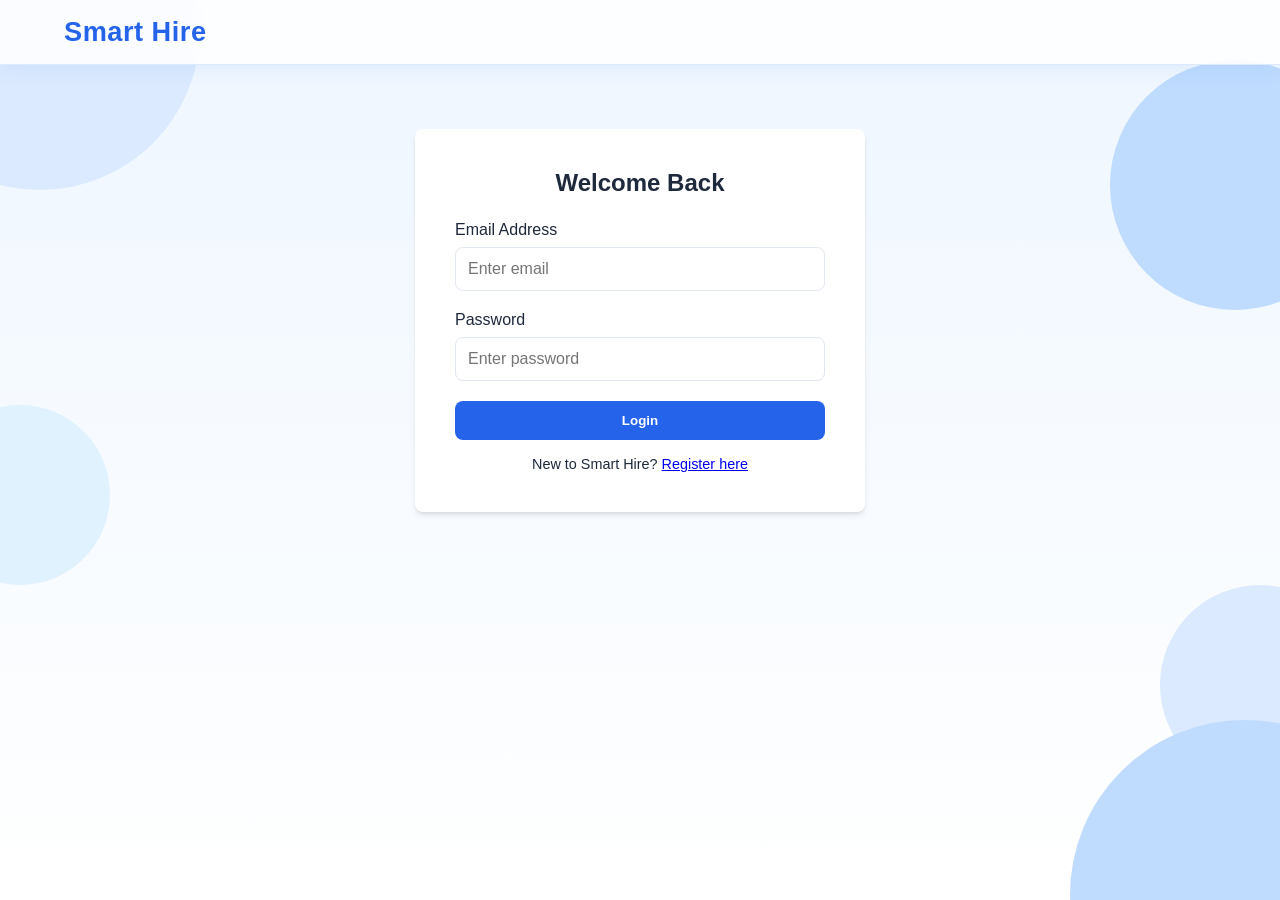
<file: provider-dashboard.html>
<!DOCTYPE html>
<html lang="en">
<head>
    <meta charset="UTF-8">
    <meta name="viewport" content="width=device-width, initial-scale=1.0">
    <title>Smart Hire - Provider Dashboard</title>
    <link rel="stylesheet" href="css/style.css">
</head>
<body>

        <!-- Background Shapes -->
    <div class="bg-shape shape1"></div>
    <div class="bg-shape shape2"></div>
    <div class="bg-shape shape3"></div>
    <div class="bg-shape shape4"></div>
    <div class="bg-shape shape5"></div>







    <nav class="navbar">
        <div class="logo"><a href="index.html" style="text-decoration:none; color:inherit;">Smart Hire</a></div>
        <div class="nav-links">
            <a href="index.html">Home</a>
            <a href="my-bookings.html">Manage Bookings</a>
            <a href="#" id="logout-btn" class="btn-outline">Logout</a>
        </div>
    </nav>

    <main class="container dashboard-grid">
        <section class="add-service-section">
            <h3>Post a New Service</h3>
            <form id="add-service-form">
                <div class="form-group">
                    <label for="service-title">Service Title</label>
                    <input type="text" id="service-title" placeholder="e.g., Expert Plumbing Services" required>
                </div>
                <div class="form-group">
                    <label for="service-category">Category</label>
                    <input type="text" id="service-category" placeholder="e.g., Plumbing, Cleaning" required>
                </div>
                <div class="form-group">
                    <label for="service-price">Price ($)</label>
                    <input type="number" id="service-price" placeholder="e.g., 50" required>
                </div>
                <div class="form-group">
                    <label for="service-desc">Description</label>
                    <textarea id="service-desc" rows="4" placeholder="Describe your service here..." required></textarea>
                </div>
                <button type="submit" class="btn-primary btn-block">Post Service</button>
            </form>
        </section>

        <section class="my-services-section">
            <h3>My Active Services</h3>
            <div id="my-services-list">
                <p>Loading your services...</p>
            </div>
        </section>
    </main>

    <script src="js/config.js"></script>
    <script src="js/services.js"></script>
    <script>
        // FIX: කලින් මේ page එකට කවුරුත් (logged out කෙනෙක්වත්) direct URL එකෙන්
        // enter වෙන්න පුළුවන් තිබ්බා. admin-dashboard.html එකේ තිබ්බ වගේම
        // token + role check එකක් මෙතනටත් දැම්මා.
        document.addEventListener('DOMContentLoaded', () => {
            const token = localStorage.getItem('token');
            const role = localStorage.getItem('role');

            if (!token || role !== 'provider') {
                alert('Access Denied! Please login as a service provider.');
                window.location.href = 'login.html';
            }
        });

        document.getElementById('logout-btn').addEventListener('click', () => {
            localStorage.clear();
            window.location.href = 'index.html';
        });
    </script>
</body>
</html>
</file>
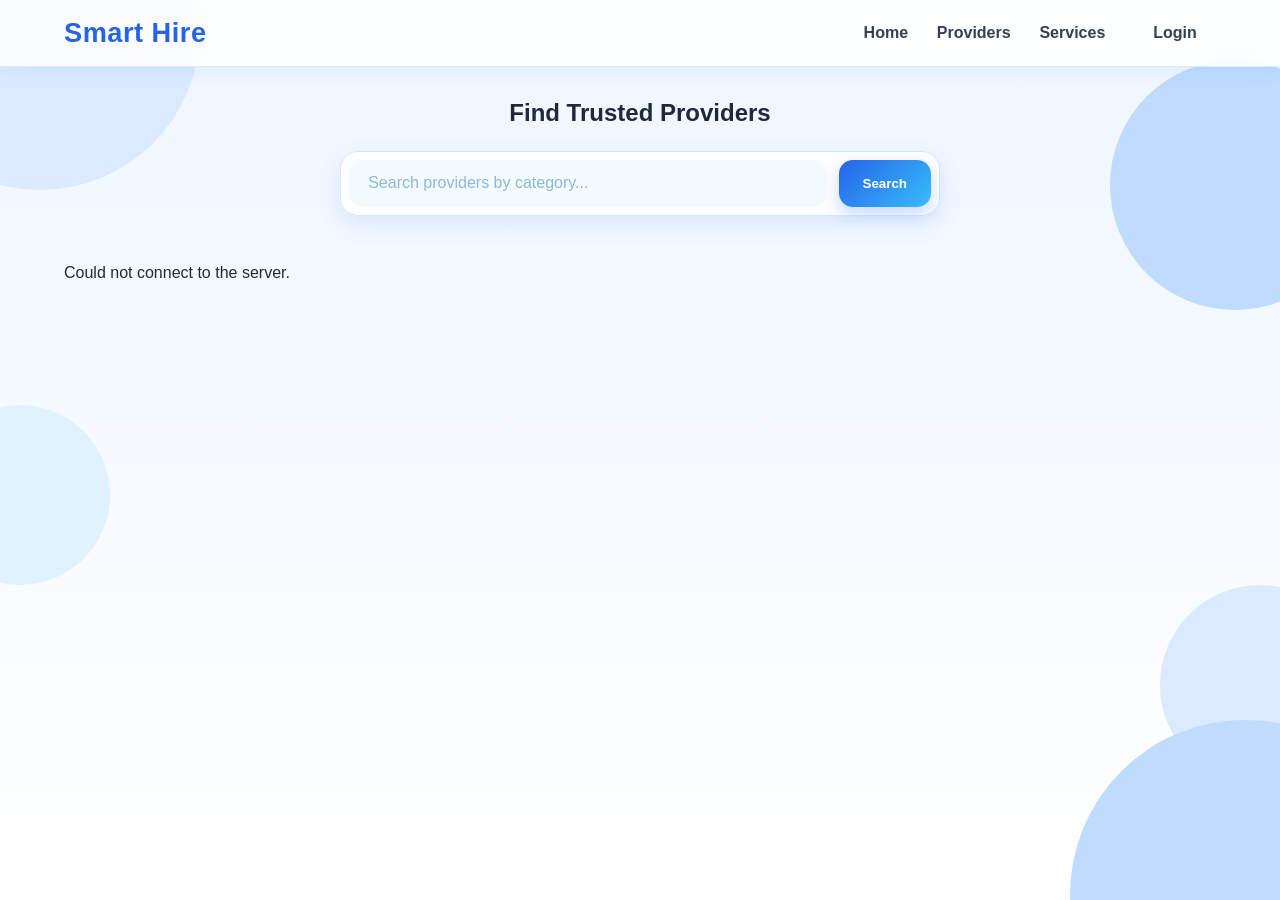
<file: providers.html>
<!DOCTYPE html>
<html lang="en">
<head>
    <meta charset="UTF-8">
    <meta name="viewport" content="width=device-width, initial-scale=1.0">
    <title>Smart Hire - Browse Providers</title>
    <link rel="stylesheet" href="css/style.css">
</head>
<body>

    <div class="bg-shape shape1"></div>
    <div class="bg-shape shape2"></div>
    <div class="bg-shape shape3"></div>
    <div class="bg-shape shape4"></div>
    <div class="bg-shape shape5"></div>

    <!-- Navbar -->
    <nav class="navbar">
        <div class="logo">
            <a href="index.html" style="text-decoration:none; color:inherit;">
                Smart Hire
            </a>
        </div>

        <div class="nav-links" id="nav-links">
            <a href="index.html">Home</a>
            <a href="providers.html">Providers</a>
            <a href="services.html">Services</a>
            <a href="login.html" class="btn-login">Login</a>
        </div>
    </nav>

    <main class="container">

        <!-- Search Section -->
        <section class="search-section">
            <h2 id="page-title">Find Trusted Providers</h2>
            <div class="search-bar">
                <input type="text" id="search-input" placeholder="Search providers by category...">
                <button id="search-btn" class="btn-primary">Search</button>
            </div>
        </section>

        <!-- Dynamic Providers -->
        <section class="services-list" id="providers-container">
            <p class="loading">Loading providers...</p>
        </section>

    </main>

    <script src="js/config.js"></script>
    <script src="js/auth.js"></script>
    <script src="js/providers.js"></script>
    <script src="js/chat-widget.js"></script>
</body>
</html>
</file>
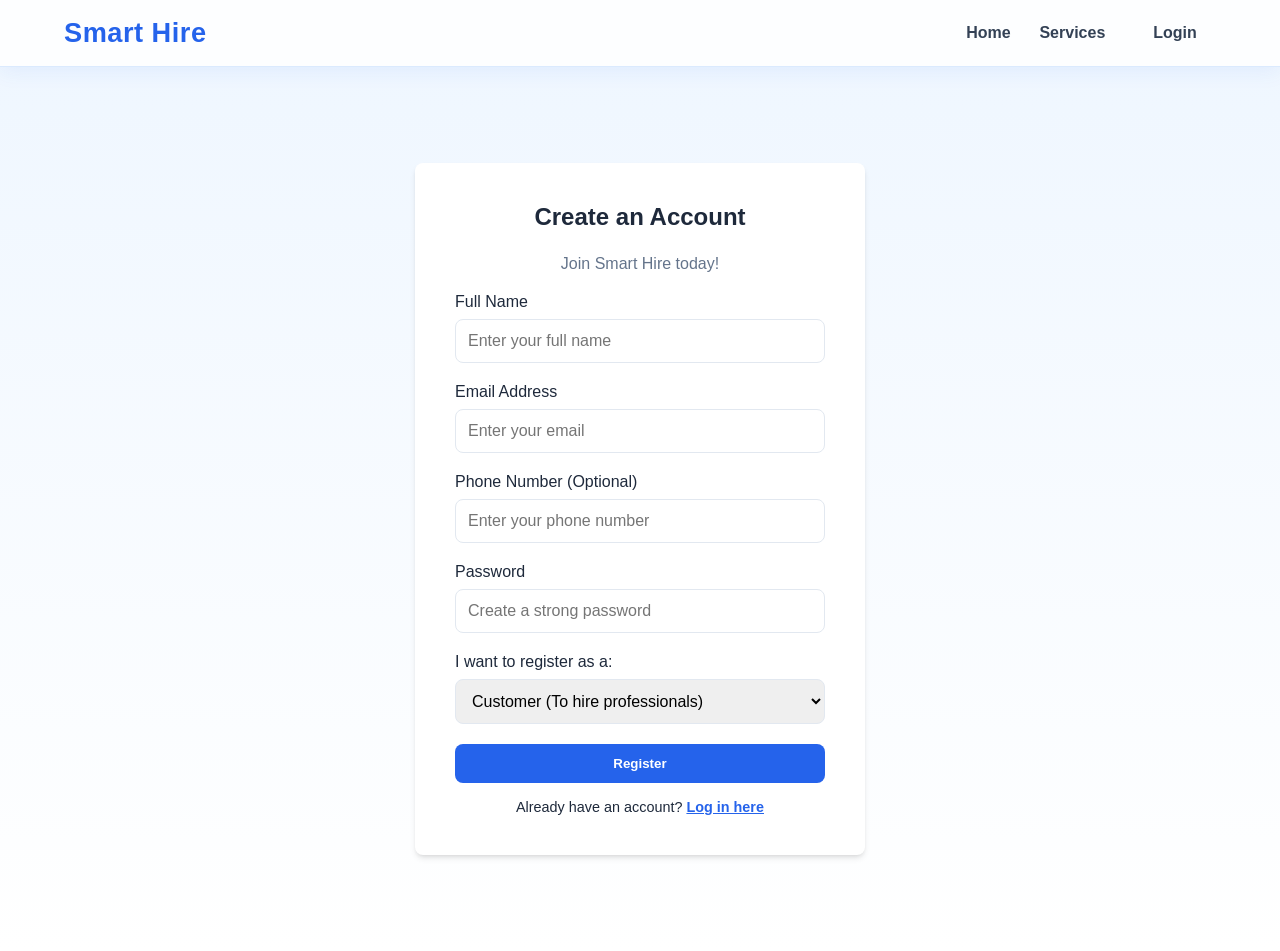
<file: register.html>
<!DOCTYPE html>
<html lang="en">
<head>
    <meta charset="UTF-8">
    <meta name="viewport" content="width=device-width, initial-scale=1.0">
    <title>Smart Hire - Register</title>
    <link rel="stylesheet" href="css/style.css">
</head>
<body>

    <!-- Navbar -->
    <nav class="navbar">
        <div class="logo">
            <a href="index.html" style="text-decoration:none; color:inherit;">Smart Hire</a>
        </div>
        <div class="nav-links" id="nav-links">
            <a href="index.html">Home</a>
            <a href="services.html">Services</a>
            <a href="login.html" class="btn-login">Login</a>
        </div>
    </nav>

    <main class="container">
        <div class="form-container">
            <form class="auth-form" id="registerForm">
                <h2>Create an Account</h2>
                <p style="text-align:center; color:var(--text-light); margin-bottom: 20px;">Join Smart Hire today!</p>

                <!-- Full Name Field (Required) -->
                <div class="form-group">
                    <label for="fullName">Full Name</label>
                    <input type="text" id="fullName" name="full_name" placeholder="Enter your full name" required>
                </div>

                <!-- Email Field (Required) -->
                <div class="form-group">
                    <label for="email">Email Address</label>
                    <input type="email" id="email" name="email" placeholder="Enter your email" required>
                </div>

                <!-- Phone Field (Optional) -->
                <div class="form-group">
                    <label for="phone">Phone Number (Optional)</label>
                    <input type="tel" id="phone" name="phone" placeholder="Enter your phone number">
                </div>

                <!-- Password Field (Required) -->
                <div class="form-group">
                    <label for="password">Password</label>
                    <input type="password" id="password" name="password" placeholder="Create a strong password" required>
                </div>

                <!-- Role Selection Field -->
                <div class="form-group">
                    <label for="role">I want to register as a:</label>
                    <select id="role" name="role" required>
                        <option value="customer">Customer (To hire professionals)</option>
                        <option value="provider">Service Provider (To offer services)</option>
                    </select>
                </div>

                <!-- Provider Category Field (Hidden by Default) -->
                <div class="form-group" id="providerCategoryGroup" style="display: none;">
                    <label for="providerCategory">My Service Category:</label>
                    <select id="providerCategory" name="provider_category">
                        <option value="Cleaning">Cleaning</option>
                        <option value="Plumbing">Plumbing</option>
                        <option value="Electrician">Electrician</option>
                        <option value="Home Repairs">Home Repairs</option>
                        <option value="Graphic Design">Graphic Design</option>
                        <option value="Web Development">Web Development</option>
                        <option value="Photography">Photography</option>
                        <option value="Tutoring">Tutoring</option>
                        <option value="Moving">Moving Service</option>
                        <option value="Gardening">Gardening</option>
                        <option value="Painting">Painting</option>
                    </select>
                </div>

                <button type="submit" class="btn-primary btn-block">Register</button>

                <div class="auth-redirect">
                    Already have an account? <a href="login.html" style="color:var(--primary); font-weight:600;">Log in here</a>
                </div>
            </form>
        </div>
    </main>

    <!--
        FIX: කලින් මෙතන inline <script> එකක් තියෙනවා, ඒකත් "registerForm" එකේ
        submit event එකට listen කරලා, ඒත් fetch call එක comment කරලා තිබ්බ නිසා
        console.log විතරයි කළේ. auth.js එකේ registerForm handler එකත් සමගාමීව
        (duplicate) fire වෙන නිසා confusing/dead code එකක් වුනා.
        auth.js එකේම real API POST call එක තියෙන නිසා මේ inline script එක
        සම්පූර්ණයෙන්ම අයින් කළා.
    -->
    <script src="js/config.js"></script>
    <script src="js/auth.js"></script>
</body>
</html>
</file>
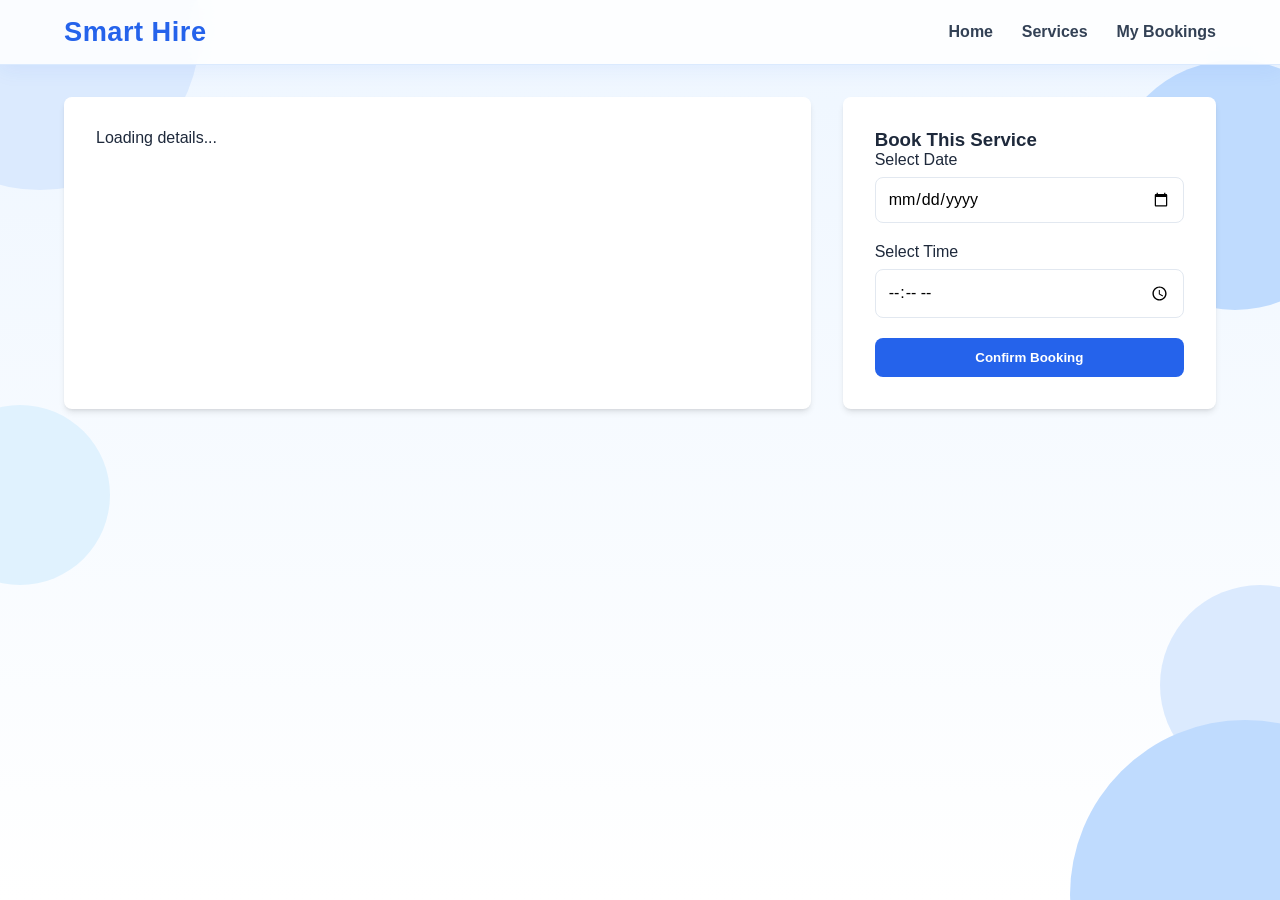
<file: service-detail.html>
<!DOCTYPE html>
<html lang="en">
<head>
    <meta charset="UTF-8">
    <meta name="viewport" content="width=device-width, initial-scale=1.0">
    <title>Smart Hire - Service Details</title>
    <link rel="stylesheet" href="css/style.css">
</head>
<body>


        <!-- Background Shapes -->
    <div class="bg-shape shape1"></div>
    <div class="bg-shape shape2"></div>
    <div class="bg-shape shape3"></div>
    <div class="bg-shape shape4"></div>
    <div class="bg-shape shape5"></div>





    <nav class="navbar">
        <div class="logo"><a href="index.html" style="text-decoration:none; color:inherit;">Smart Hire</a></div>
        <div class="nav-links">
            <a href="index.html">Home</a>
            <a href="services.html">Services</a>
            <a href="my-bookings.html">My Bookings</a>
        </div>
    </nav>

    <main class="container detail-container">
        <div id="service-detail-card" class="detail-card">
            <p>Loading details...</p>
        </div>

        <div class="booking-section">
            <h3>Book This Service</h3>
            <form id="booking-form">
                <div class="form-group">
                    <label for="booking-date">Select Date</label>
                    <input type="date" id="booking-date" required>
                </div>
                <div class="form-group">
                    <label for="booking-time">Select Time</label>
                    <input type="time" id="booking-time" required>
                </div>
                <button type="submit" class="btn-primary btn-block">Confirm Booking</button>
            </form>
        </div>
    </main>

    <!-- FIX: file එකේ real name "bookings.js" (plural) - කලින් "booking.js" (singular)
         file එකක් උඩ මේ path එකම දාලා තිබ්බ නිසා 404 වුනා, page එකම load වුනේ නෑ. -->
    <script src="js/config.js"></script>
    <script src="js/bookings.js"></script>
</body>
</html>
</file>
<file: css/style.css>
/* ================= Root Variables ================= */
:root {
    --primary: #2563eb;
    --primary-dark: #1d4ed8;
    --bg: #f8fafc;
    --text: #1e293b;
    --text-light: #64748b;
    --white: #ffffff;
    --border: #e2e8f0;
    --shadow: 0 4px 6px -1px rgb(0 0 0 / 0.1), 0 2px 4px -2px rgb(0 0 0 / 0.1);
    --border-radius: 8px;
}

/* ================= Reset & Base Styles ================= */
* {
    box-sizing: border-box;
    margin: 0;
    padding: 0;
    font-family: 'Segoe UI', system-ui, -apple-system, sans-serif;
}

body {
    margin: 0;
    min-height: 100vh;
    color: var(--text);
    position: relative;
    overflow-x: hidden;
    background: linear-gradient(180deg, #eef6ff 0%, #ffffff 100%);
    /* background-attachment: fixed; */
}

/* ================= Navbar ================= */


/* ================= Modern Navbar ================= */

.navbar {

    display: flex;

    justify-content: space-between;

    align-items: center;

    padding: 1rem 5%;

    background: rgba(255,255,255,0.85);

    border-bottom: 1px solid #dbeafe;

    position: sticky;

    top:0;

    z-index:100;

    backdrop-filter: blur(12px);

    box-shadow:
        0 4px 20px rgba(37,99,235,0.08);

}



/* Logo */

.logo {

    font-size: 1.7rem;

    font-weight: 800;

    color: #2563eb;

    letter-spacing: 0.5px;

    cursor:pointer;

    transition:0.3s ease;

}


.logo:hover {

    color:#38bdf8;

    transform:translateY(-2px);

}



/* Navigation Links */

.nav-links {

    display:flex;

    align-items:center;

    gap:1.8rem;

}



.nav-links a {

    position:relative;

    text-decoration:none;

    color:#334155;

    font-weight:600;

    font-size:1rem;

    transition:0.3s ease;

}



/* Hover Underline Animation */

.nav-links a::after {

    content:"";

    position:absolute;

    left:0;

    bottom:-8px;

    width:0;

    height:3px;

    background:linear-gradient(
        90deg,
        #2563eb,
        #38bdf8
    );

    border-radius:10px;

    transition:0.3s ease;

}



.nav-links a:hover {

    color:#2563eb;

}



.nav-links a:hover::after {

    width:100%;

}



/* Mobile Navbar */

@media(max-width:768px){

    .navbar{

        padding:1rem 20px;
        flex-wrap: wrap;
        row-gap: 0.75rem;

    }


    .logo{

        font-size:1.4rem;

    }


    .nav-links{

        gap:1rem;
        flex-wrap: wrap;
        justify-content: center;
        width: 100%;

    }


    .nav-links a{

        font-size:0.9rem;

    }

}

/* FIX: කලින් phone එකේදී nav-links ටික font-size එකෙන් විතරයි shrink වුනේ,
   links wrap වෙන්නේ නැති නිසා 4-5ක් links + logo එකක් narrow screen එකක
   (iPhone SE වගේ 375px) cramped වෙලා overflow වෙන්න පුළුවන් තිබ්බා.
   flex-wrap දාලා links ටික second row එකට drop වෙන්න සලස්සුවා - balance වෙනවා. */
@media(max-width:400px){
    .nav-links{
        gap:0.6rem;
    }
    .nav-links a{
        font-size:0.85rem;
    }
}



/* ================= Buttons ================= */
.btn-primary, .btn-outline, .btn-login {
    padding: 0.5rem 1.2rem;
    border-radius: var(--border-radius);
    text-decoration: none;
    font-weight: 600;
    cursor: pointer;
    transition: all 0.3s ease;
}

.btn-primary {
    background-color: var(--primary);
    color: var(--white) !important;
    border: none;
}

.btn-primary:hover {
    background-color: var(--primary-dark);
}

.btn-outline {
    background: transparent;
    color: var(--primary) !important;
    border: 2px solid var(--primary);
}

.btn-outline:hover {
    background: var(--primary);
    color: var(--white) !important;
}

.btn-block {
    width: 100%;
    padding: 0.75rem;
}

/* ================= Hero Section ================= */
.hero {
    display: flex;
    justify-content: center;
    align-items: center;
    text-align: center;
    min-height: calc(100vh - 70px);
    padding: 2rem;
    background: transparent;
}

.hero h1 {
    font-size: 3rem;
    font-weight: 800;
    margin-bottom: 1rem;
    color: var(--primary-dark);
}

.hero p {
    font-size: 1.5rem;          /* අකුරු ප්‍රමාණය තරමක් වැඩි කරන්න */
    color: #ffffff;             /* පැහැදිලි සුදු පැහැය */
    font-weight: 500;           /* අකුරු ඝනකම කරන්න */
    margin-bottom: 2rem;
    text-shadow: 1px 1px 4px rgba(0, 0, 0, 0.7); /* පින්තූරය මොකක් වුණත් අකුරු කැපී පෙනීමට */
}

.hero-buttons {
    display: flex;
    gap: 1rem;
    justify-content: center;
}

/* ================= Forms Styling ================= */
.form-container {
    display: flex;
    justify-content: center;
    align-items: center;
    padding: 4rem 2rem;
}

.auth-form {
    background: var(--white);
    padding: 2.5rem;
    border-radius: var(--border-radius);
    box-shadow: var(--shadow);
    width: 100%;
    max-width: 450px;
}

.auth-form h2 {
    margin-bottom: 1.5rem;
    text-align: center;
}

.form-group {
    margin-bottom: 1.25rem;
}

.form-group label {
    display: block;
    margin-bottom: 0.5rem;
    font-weight: 500;
}

.form-group input, .form-group select, .form-group textarea {
    width: 100%;
    padding: 0.75rem;
    border: 1px solid var(--border);
    border-radius: var(--border-radius);
    outline: none;
    font-size: 1rem;
}

.form-group input:focus, .form-group select:focus, .form-group textarea:focus {
    border-color: var(--primary);
}

.auth-redirect {
    margin-top: 1rem;
    text-align: center;
    font-size: 0.9rem;
}

/* ================= Grid & Layout Utilities ================= */
.container {
    max-width: 1200px;
    margin: 2rem auto;
    padding: 0 1.5rem;
}

/* ================= Services Page Layout ================= */
.search-section {
    text-align: center;
    margin-bottom: 3rem;
}

/* ================= Services List & Cards ================= */
/* ================= Modern Search Bar ================= */

.search-bar {

    display: flex;

    max-width: 600px;

    margin: 1.5rem auto 0;

    gap: 0.7rem;

    padding: 8px;

    background: rgba(255,255,255,0.85);

    border: 1px solid #cfe8ff;

    border-radius: 18px;

    box-shadow:
        0 8px 25px rgba(37,99,235,0.12);

    backdrop-filter: blur(10px);

}



.search-bar input {

    flex: 1;

    padding: 0.9rem 1.2rem;

    border: none;

    outline: none;

    background: #f4fbff;

    border-radius: 14px;

    font-size: 1rem;

    color: #164e75;

    transition: 0.3s ease;

}



.search-bar input::placeholder {

    color: #8bb8d9;

}



.search-bar input:focus {

    background: white;

    box-shadow:

        0 0 0 3px rgba(37,99,235,0.2);

}



/* Search Button */

.search-bar button {

    padding: 0.9rem 1.5rem;

    border: none;

    border-radius: 14px;

    background: linear-gradient(
        135deg,
        #2563eb,
        #38bdf8
    );

    color: white;

    font-weight: 600;

    cursor: pointer;

    transition: 0.3s ease;

    box-shadow:

        0 6px 15px rgba(37,99,235,0.25);

}



.search-bar button:hover {

    transform: translateY(-2px);

    box-shadow:

        0 10px 25px rgba(37,99,235,0.35);

}

/* ================= ================= */



.services-list {
    display: grid;
    grid-template-columns: repeat(auto-fill, minmax(280px, 1fr));
    gap: 1.5rem;
}

.service-card {
    background: var(--white);
    border-radius: var(--border-radius);
    padding: 1.5rem;
    box-shadow: var(--shadow);
    border: 1px solid var(--border);
    display: flex;
    flex-direction: column;
    justify-content: space-between;
}

.service-card h3 {
    margin-bottom: 0.5rem;
}

.service-card .price {
    font-size: 1.25rem;
    font-weight: bold;
    color: var(--primary);
    margin: 1rem 0;
}

/* ================= Detail & Booking Layout ================= */
.detail-container {
    display: grid;
    grid-template-columns: 2fr 1fr;
    gap: 2rem;
}

@media (max-width: 768px) {
    .detail-container, .dashboard-grid {
        grid-template-columns: 1fr;
    }
}

.detail-card, .booking-section {
    background: var(--white);
    padding: 2rem;
    border-radius: var(--border-radius);
    box-shadow: var(--shadow);
}

/* ================= Dashboard Grid ================= */
.dashboard-grid {
    display: grid;
    grid-template-columns: 1fr 2fr;
    gap: 2rem;
}

.add-service-section, .my-services-section {
    background: var(--white);
    padding: 2rem;
    border-radius: var(--border-radius);
    box-shadow: var(--shadow);
}

/* ================= Bookings Layout ================= */
.bookings-list {
    display: flex;
    flex-direction: column;
    gap: 1rem;
    margin-top: 1.5rem;
}

.booking-card {
    background: var(--white);
    padding: 1.5rem;
    border-radius: var(--border-radius);
    box-shadow: var(--shadow);
    display: flex;
    justify-content: space-between;
    align-items: center;
}

.status-badge {
    padding: 0.25rem 0.75rem;
    border-radius: 50px;
    font-size: 0.85rem;
    font-weight: bold;
}

.status-pending { background-color: #fef3c7; color: #d97706; }
.status-confirmed { background-color: #d1fae5; color: #059669; }

/* ================= AI Chat Widget ================= */
.chat-widget {
    position: fixed;
    bottom: 20px;
    right: 20px;
    z-index: 1000;
}

.chat-button {
    background-color: var(--primary);
    color: var(--white);
    border: none;
    border-radius: 50%;
    width: 60px;
    height: 60px;
    font-size: 1.5rem;
    cursor: pointer;
    box-shadow: var(--shadow);
    display: flex;
    align-items: center;
    justify-content: center;
}

.chat-window {
    position: absolute;
    bottom: 75px;
    right: 0;
    width: 320px;
    height: 400px;
    background: var(--white);
    box-shadow: var(--shadow);
    border-radius: var(--border-radius);
    display: none;
    flex-direction: column;
    overflow: hidden;
    border: 1px solid var(--border);
}

.chat-header {
    background: var(--primary);
    color: var(--white);
    padding: 1rem;
    font-weight: bold;
}

.chat-messages {
    flex: 1;
    padding: 1rem;
    overflow-y: auto;
    display: flex;
    flex-direction: column;
    gap: 0.5rem;
}

.chat-msg.user {
    background: var(--primary);
    color: var(--white);
    align-self: flex-end;
}

.chat-msg.bot {
    background: var(--border);
    color: var(--text);
    align-self: flex-start;
}

.chat-input-area {
    display: flex;
    border-top: 1px solid var(--border);
}

.chat-input-area input {
    flex: 1;
    border: none;
    padding: 0.75rem;
    outline: none;
}

.chat-input-area button {
    background: var(--primary);
    color: var(--white);
    border: none;
    padding: 0.75rem 1rem;
    cursor: pointer;
}

/* ================= Categories Section ================= */
.categories {
    padding: 80px 8%;
    background: transparent;
    text-align: center;
}

.categories h2 {
    font-size: 38px;
    color: #1f2937;
    margin-bottom: 12px;
}

.categories p {
    color: #6b7280;
    font-size: 18px;
    margin-bottom: 50px;
}

.category-grid {
    display: grid;
    grid-template-columns: repeat(auto-fit, minmax(180px, 1fr));
    gap: 25px;
}

.card {
    background: #ffffff;
    border-radius: 16px;
    padding: 30px 20px;
    box-shadow: 0 8px 25px rgba(0,0,0,.08);
    transition: .3s;
    cursor: pointer;
    border: 1px solid #e5e7eb;
}

.card:hover {
    transform: translateY(-8px);
    box-shadow: 0 15px 35px rgba(37,99,235,.18);
}

.icon {
    width: 80px;
    height: 80px;
    margin: 0 auto 18px;
    border-radius: 50%;
    background: #eff6ff;
    display: flex;
    justify-content: center;
    align-items: center;
    font-size: 38px;
    transition: .3s;
}

.card:hover .icon {
    background: #2563eb;
    color: #fff;
}

.card h3 {
    font-size: 20px;
    color: #1f2937;
}

@media(max-width: 768px) {
    .categories {
        padding: 60px 20px;
    }
    .categories h2 {
        font-size: 30px;
    }
    .categories p {
        font-size: 16px;
    }
}

.section-title {
    text-align: center !important;
    margin-bottom: 50px !important;
}

.section-title h1 {
    font-size: 42px !important;
    color: #222 !important;
    margin-bottom: 10px !important;
}

.section-title p {
    font-size: 18px !important;
    color: #666 !important;
}

/* ================= Available Services Header Styling ================= */
.available-services {
    text-align: center;
    margin-top: 4rem;
    margin-bottom: 1rem;
}

.available-title {
    font-size: 2.25rem;
    font-weight: 800;
    color: var(--primary-dark);
    margin-bottom: 0.5rem;
    letter-spacing: 0.5px;
}

.available-subtitle {
    font-size: 1.1rem;
    color: var(--text-light);
}

/* ================= Service Cards Grid ================= */
.service-card-grid {
    display: grid;
    grid-template-columns: repeat(4, 1fr);
    gap: 25px;
    margin-top: 2rem;
    padding-bottom: 50px;
}

.service-info-card {
    background: #ffffff;
    border-radius: 16px;
    overflow: hidden;
    box-shadow: 0 4px 10px rgba(0,0,0,0.08);
    transition: 0.2s;
    border: 1px solid #e5e7eb;
}

.service-info-card:hover {
    transform: translateY(-4px);
}

.service-info-card img {
    width: 100%;
    height: 160px;
    object-fit: cover;
}

.service-info-body {
    padding: 18px;
}

.service-info-body h2 {
    color: #1f2937;
    font-size: 20px;
    margin-bottom: 10px;
}

.service-info-body p {
    color: #64748b;
    font-size: 14px;
    line-height: 1.5;
}

/* Tablet Layout (Max-width: 1000px) */
@media(max-width: 1000px) {
    .service-card-grid {
        grid-template-columns: repeat(2, 1fr);
    }
}

/* Mobile Layout (Max-width: 600px) */
@media(max-width: 600px) {
    .service-card-grid {
        grid-template-columns: repeat(1, 1fr);
    }
}

/* ================= Background Decoration Shapes ================= */
.bg-shape {
    position: fixed;
    border-radius: 50%;
    z-index: -1;
    pointer-events: none;
}

.shape1 { width: 320px; height: 320px; background: #dbeafe; top: -130px; left: -120px; }
.shape2 { width: 250px; height: 250px; background: #bfdbfe; top: 60px; right: -80px; }
.shape3 { width: 180px; height: 180px; background: #e0f2fe; top: 45%; left: -70px; }
.shape4 { width: 200px; height: 200px; background: #dbeafe; top: 65%; right: -80px; }
.shape5 { width: 350px; height: 350px; background: #bfdbfe; bottom: -170px; right: -140px; }

*{
    margin:0;
    padding:0;
    box-sizing:border-box;
    font-family:Arial, Helvetica, sans-serif;
}


.how-section{

    background:#fffbea;
    padding:100px 40px;

}


.how-container{

    max-width:1250px;
    margin:auto;

    position:relative;

    display:flex;
    align-items:center;

}



.image-box{

    width:100%;
    height:610px;

    border-radius:20px;

    overflow:hidden;

}


.image-box img{

    width:100%;
    height:100%;

    object-fit:cover;

}



/* LEFT CARD */


.info-card{

    position:absolute;

    left:-70px;

    width:470px;

    background:white;

    padding:70px 35px;

    border-radius:25px;

    z-index:2;

}



.info-card h2{

    font-size:32px;

    color:#092b2b;

    margin-bottom:50px;

}



/* Steps */


.step{

    display:flex;

    align-items:center;

    gap:25px;

    margin-bottom:40px;

}



.number{

    min-width:70px;

    height:70px;

    border-radius:50%;

    display:flex;

    justify-content:center;

    align-items:center;

    font-size:28px;

    font-weight:bold;

    color:#123;

}



.one{

    background:#dedcff;

}


.two{

    background:#fff6cc;

}


.three{

    background:#d9f9e7;

}



.step p{

    font-size:22px;

    line-height:1.4;

    color:#182828;

}




/* Responsive */


@media(max-width:900px){


.how-container{

    flex-direction:column;

}


.info-card{

    position:relative;

    left:0;

    width:90%;

    padding:15px; 

    /* margin-bottom:30px; */
    margin:0 auto 30px auto;

}


.image-box{

    height:300px;
    width:85%;
    margin:0 auto;

}


}


/* ================= Guarantee Section ================= */

.guarantee-section{

    padding:80px 8%;

    background:#ffffff;

    position:relative;

    overflow:hidden;

}



.guarantee-container{

    max-width:1200px;

    margin:auto;

    position:relative;

}



.guarantee-section h2{

    font-size:42px;

    font-weight:800;

    color:#1e293b;

    margin-bottom:60px;

}



.guarantee-section h2 span{

    color:#2563eb;

}




.guarantee-grid{

    display:grid;

    grid-template-columns:repeat(3,1fr);

    gap:60px;

}




.guarantee-item h3{

    font-size:24px;

    color:#0f172a;

    margin:20px 0;

}



.guarantee-item p{

    color:#64748b;

    font-size:17px;

    line-height:1.6;

    max-width:320px;

}




.icon-box{

    width:55px;

    height:55px;

    border-radius:50%;


    display:flex;

    justify-content:center;

    align-items:center;


    background:#dbeafe;

    color:#2563eb;

    font-size:26px;

    font-weight:bold;

}





/* Decorative Right Shapes */


.blue-shape{

    position:absolute;

    border-radius:50%;

    z-index:0;

}



.shape-one{

    width:300px;

    height:300px;

    background:#bfdbfe;

    right:-170px;

    top:-80px;

}



.shape-two{

    width:220px;

    height:220px;

    background:#7dd3fc;

    right:-100px;

    top:170px;

    opacity:.7;

}




@media(max-width:900px){


    .guarantee-grid{

        grid-template-columns:1fr;

        gap:35px;

    }


    .guarantee-section h2{

        font-size:32px;

    }

}


/* ================= New Help Widget Styles ================= */
.help-widget-container {
    position: fixed;
    bottom: 25px;
    right: 25px;
    z-index: 1000;
    font-family: 'Segoe UI', system-ui, sans-serif;
    transform: translateZ(0); /* ස්ක්‍රෝල් ලැග් වීම වැළැක්වීමට */
}

/* රූපයේ පරිදිම ඇති Help Button එක */
.help-pill-button {
    background-color: #057a55; /* Image එකේ ඇති කොළ පැහැය */
    color: #ffffff;
    border: none;
    border-radius: 50px; /* දිගටි හැඩය (Pill shape) සඳහා */
    padding: 12px 24px;
    font-size: 1.1rem;
    font-weight: 600;
    cursor: pointer;
    box-shadow: 0 4px 12px rgba(0, 0, 0, 0.15);
    display: flex;
    align-items: center;
    gap: 10px; /* Icon එක සහ Text එක අතර පරතරය */
    transition: all 0.2s ease;
}

.help-pill-button:hover {
    background-color: #046345;
    transform: translateY(-2px);
    box-shadow: 0 6px 16px rgba(0, 0, 0, 0.2);
}

.help-pill-button svg {
    width: 22px;
    height: 22px;
}

/* Help Box Window */
.help-box-window {
    position: absolute;
    bottom: 65px;
    right: 0;
    width: 330px;
    background: #ffffff;
    border-radius: 16px;
    box-shadow: 0 10px 30px rgba(0, 0, 0, 0.15);
    display: none; /* ආරම්භයේදී සැඟවීමට */
    flex-direction: column;
    overflow: hidden;
    border: 1px solid #e5e7eb;
    animation: fadeInWidget 0.2s ease-out;
}

@keyframes fadeInWidget {
    from { opacity: 0; transform: translateY(10px); }
    to { opacity: 1; transform: translateY(0); }
}

.help-box-header {
    background: #057a55;
    color: #ffffff;
    padding: 18px;
    font-weight: bold;
    font-size: 1.1rem;
    display: flex;
    justify-content: space-between;
    align-items: center;
}

.help-box-close {
    background: transparent;
    border: none;
    color: white;
    font-size: 1.3rem;
    cursor: pointer;
    opacity: 0.8;
}

.help-box-close:hover { opacity: 1; }

.help-box-body {
    padding: 20px;
    max-height: 350px;
    overflow-y: auto;
}

/* Help Options Links */
.help-option-item {
    display: flex;
    align-items: center;
    gap: 12px;
    padding: 12px;
    border: 1px solid #e5e7eb;
    border-radius: 8px;
    margin-bottom: 10px;
    cursor: pointer;
    transition: background 0.2s;
    text-decoration: none;
    color: #1f2937;
    font-weight: 500;
}

.help-option-item:hover {
    background: #f3f4f6;
    border-color: #057a55;
}


/* ================= Section Title Theme Style ================= */
.section-title {
    text-align: center;
    margin-bottom: 50px;
    padding: 0 15px;
}

.section-title h1 {
    font-size: 2.6rem;
    font-weight: 800;
    color: var(--text); /* තේමාවේ තද පැහැය */
    letter-spacing: -0.5px;
    margin-bottom: 14px;
    line-height: 1.2;
}

/* තේමාවේ ප්‍රධාන නිල් පාට (Primary Blue) වචනයට ලබා දීම */
.section-title h1 span {
    color: var(--primary);
    display: inline-block;
}

/* උපමාතෘකාව (Subtitle) තේමාවට ගැළපෙන ලෙස සැකසීම */
.section-title p {
    font-size: 1.15rem;
    color: var(--text-light);
    max-width: 600px;
    margin: 0 auto;
    line-height: 1.6;
}

/* Mobile ෆෝන් වලදී ලස්සනට පෙනීමට (Responsive) */
@media (max-width: 768px) {
    .section-title h1 {
        font-size: 2rem;
    }
    .section-title p {
        font-size: 1rem;
    }
}


/* ================= Admin Dashboard Layout ================= */
.admin-layout {
    display: flex;
    min-height: 100vh;
}

/* Sidebar Styling */
.sidebar {
    width: 260px;
    background: #0f172a; /* තද නිල්/කළු වර්ණයක් */
    color: white;
    display: flex;
    flex-direction: column;
}

.sidebar-logo {
    padding: 30px 20px;
    border-bottom: 1px solid #1e293b;
    text-align: center;
}

.sidebar-logo h2 {
    color: white;
    font-size: 1.8rem;
    margin-bottom: 5px;
}

.sidebar-logo p {
    color: #94a3b8;
    font-size: 0.9rem;
}

.sidebar-nav {
    display: flex;
    flex-direction: column;
    padding: 20px 0;
}

.sidebar-nav a {
    color: #cbd5e1;
    text-decoration: none;
    padding: 15px 25px;
    font-size: 1.05rem;
    display: flex;
    align-items: center;
    gap: 10px;
    transition: 0.3s;
}

.sidebar-nav a:hover, .sidebar-nav a.active {
    background: #1e293b;
    color: white;
    border-left: 4px solid var(--primary);
}

/* Main Content Styling */
.admin-content {
    flex: 1;
    padding: 30px 40px;
    background: #f8fafc;
    overflow-y: auto;
}

.admin-header {
    display: flex;
    justify-content: space-between;
    align-items: center;
    margin-bottom: 40px;
}

.admin-profile {
    display: flex;
    align-items: center;
    gap: 15px;
    font-weight: 600;
}

.admin-profile .avatar {
    width: 45px;
    height: 45px;
    background: var(--primary);
    color: white;
    border-radius: 50%;
    display: flex;
    justify-content: center;
    align-items: center;
    font-size: 1.2rem;
}

/* Statistic Cards */
.admin-cards {
    display: grid;
    grid-template-columns: repeat(auto-fit, minmax(220px, 1fr));
    gap: 25px;
    margin-bottom: 40px;
}

.stat-card {
    background: white;
    padding: 25px;
    border-radius: 12px;
    box-shadow: 0 4px 6px rgba(0,0,0,0.05);
    border: 1px solid #e2e8f0;
}

.stat-card h3 {
    color: var(--text-light);
    font-size: 1rem;
    margin-bottom: 10px;
}

.stat-value {
    font-size: 2rem;
    font-weight: 800;
    color: var(--text);
}

/* ================= Admin Management Tabs ================= */
.sidebar-nav a[data-tab] {
    cursor: pointer;
}

.admin-tab {
    display: none;
}

.admin-tab.active {
    display: block;
}

.admin-panel-box {
    background: white;
    border-radius: 12px;
    box-shadow: 0 4px 6px rgba(0,0,0,0.05);
    border: 1px solid #e2e8f0;
    overflow-x: auto;
}

.admin-table {
    width: 100%;
    border-collapse: collapse;
    min-width: 560px;
}

.admin-table th, .admin-table td {
    text-align: left;
    padding: 14px 18px;
    border-bottom: 1px solid #e2e8f0;
    font-size: 0.95rem;
}

.admin-table th {
    background: #f8fafc;
    color: var(--text-light);
    font-weight: 700;
    text-transform: uppercase;
    font-size: 0.78rem;
    letter-spacing: 0.5px;
}

.admin-table tr:last-child td {
    border-bottom: none;
}

.badge {
    display: inline-block;
    padding: 3px 10px;
    border-radius: 20px;
    font-size: 0.78rem;
    font-weight: 700;
    text-transform: capitalize;
}

.badge-provider { background: #dbeafe; color: #1d4ed8; }
.badge-customer { background: #dcfce7; color: #15803d; }
.badge-admin { background: #fef3c7; color: #b45309; }

.btn-sm {
    padding: 6px 14px;
    font-size: 0.85rem;
    border-radius: 6px;
    border: none;
    cursor: pointer;
    font-weight: 600;
}

.btn-danger {
    background: #fee2e2;
    color: #dc2626;
}

.btn-danger:hover {
    background: #dc2626;
    color: white;
}

.status-select {
    padding: 5px 8px;
    border-radius: 6px;
    border: 1px solid var(--border);
    font-size: 0.85rem;
}

.admin-empty-msg, .admin-error-msg {
    padding: 30px;
    text-align: center;
    color: var(--text-light);
}

.admin-error-msg { color: #dc2626; }


.admin-recent-section h3 {
    margin-bottom: 20px;
    font-size: 1.4rem;
}

/* කාඩ් එක ලින්ක් එකක් වූ විට පෙනුම වෙනස් නොකිරීමට */
.card-link {
    text-decoration: none;
    color: inherit;
    display: block;
}

/* FIX: කලින් .admin-layout/.sidebar වලට කිසිම mobile media query එකක් නෑ.
   Sidebar එක fixed 260px width නිසා phone එකෙන් admin-dashboard.html එක
   බැලුවොත් content squeeze වෙලා horizontal scroll එකක් එනවා - imbalance.
   පහළින් තියෙන්නේ, phone/tablet එකේදී sidebar එක top එකේ horizontal
   scrollable bar එකක් විදිහට පෙන්නලා, main content full-width කිරීම. */
@media (max-width: 900px) {
    .admin-layout {
        flex-direction: column;
    }

    .sidebar {
        width: 100%;
        flex-direction: row;
        overflow-x: auto;
    }

    .sidebar-logo {
        flex-shrink: 0;
        padding: 15px 20px;
        border-bottom: none;
        border-right: 1px solid #1e293b;
    }

    .sidebar-nav {
        flex-direction: row;
        padding: 0;
    }

    .sidebar-nav a {
        white-space: nowrap;
        padding: 15px;
    }

    .sidebar-nav a:hover, .sidebar-nav a.active {
        border-left: none;
        border-bottom: 4px solid var(--primary);
    }

    .admin-content {
        padding: 20px;
    }

    .admin-header {
        flex-direction: column;
        align-items: flex-start;
        gap: 12px;
    }
}

/* ================= HOW IT WORKS ================= */

.how-section{

    background:#fff9e8;

    padding:90px 50px;

}



.how-container{

    max-width:1200px;

    margin:auto;

    position:relative;

    display:flex;

    align-items:center;

}



/* Image */

.image-box{

    width:100%;

    height:600px;

    border-radius:20px;

    overflow:hidden;

    box-shadow:0 15px 40px rgba(0,0,0,.08);

}



.image-box img{

    width:100%;

    height:100%;

    object-fit:cover;

}



/* Left Card */

.info-card{

    position:absolute;

    left:-80px;

    width:450px;

    background:#ffffff;

    padding:55px 35px;

    border-radius:25px;

    box-shadow:0 15px 40px rgba(0,0,0,.08);

}



.info-card h2{

    font-size:40px;

    color:#0f172a;

    margin-bottom:45px;

}



/* Step */

.step{

    display:flex;

    align-items:center;

    gap:25px;

    margin-bottom:38px;

}



/* Number */

.number{

    min-width:72px;

    height:72px;

    border-radius:50%;

    display:flex;

    justify-content:center;

    align-items:center;

    font-size:32px;

    font-weight:bold;

}



.one{

    background:#d9dbff;

}



.two{

    background:#fff4ca;

}



.three{

    background:#d9fae5;

}



/* Text */

.step p{

    font-size:25px;

    line-height:1.45;

    color:#1e293b;

}



/* Responsive */

@media(max-width:900px){

    .how-container{

        flex-direction:column;

    }

    .info-card{

        position:relative;

        left:0;

        width:90%;

        margin:0 auto 30px;

    }

    .image-box{

        width:90%;

        height:350px;

    }

}

/* ================= Banner ================= */

.banner-section{

    position:relative;

    width:100%;

    height:550px;

    overflow:hidden;

    display:flex;

    justify-content:center;

    align-items:center;

}


/* Background Image */

.banner-image{

    position:absolute;

    top:0;

    left:0;

    width:100%;

    height:100%;

    object-fit:cover;

}


/* Overlay */

.banner-overlay{

    position:absolute;

    top:0;

    left:0;

    width:100%;

    height:100%;

    background:rgba(0,0,0,.45);

}


/* Content */

.banner-content{

    position:relative;

    z-index:2;

    text-align:center;

    color:white;

    max-width:750px;

    padding:20px;

}


.banner-content h1{

    font-size:64px;

    font-weight:800;

    margin-bottom:20px;

}


.banner-content p{

    font-size:22px;

    line-height:1.7;

    margin-bottom:35px;

}


/* Button */

.banner-btn{

    display:inline-block;

    padding:16px 38px;

    text-decoration:none;

    background:#2563eb;

    color:white;

    border-radius:50px;

    font-size:18px;

    font-weight:600;

    transition:.3s;

}


.banner-btn:hover{

    background:#1d4ed8;

    transform:translateY(-4px);

    box-shadow:0 12px 30px rgba(37,99,235,.35);

}


/* Mobile */

@media(max-width:768px){

    .banner-section{

        height:400px;

    }

    .banner-content h1{

        font-size:38px;

    }

    .banner-content p{

        font-size:17px;

    }

}


.hero {
    /* රතු, කොළ, නිල් (RGB) අගයන් සහ අවසාන අගය (Opacity) මගින් පින්තූරය සහ වර්ණය සමබර කරයි */
    /* 0.8 වෙනුවට 0.5 හෝ 0.4 භාවිතා කිරීමෙන් පින්තූරය වඩාත් දීප්තිමත් ලෙස පෙනෙනු ඇත */
    background: linear-gradient(rgba(15, 42, 61, 0.4), rgba(15, 42, 61, 0.4)), 
                url('../images/ChatGPT\ Image\ Jul\ 18\,\ 2026\,\ 09_53_53\ PM.png'); 
    background-size: cover;
    background-position: center;
    background-repeat: no-repeat;
    height: 80vh; 
    display: flex;
    align-items: center;
    justify-content: center;
    color: white;
    text-align: center;
    padding: 0 20px;
    
    /* පින්තූරය වඩාත් තියුණු ලෙස පෙනීමට */
    background-blend-mode: overlay; 
}

/* අකුරු පැහැදිලිව පෙනීමට */
.hero-content h1 {
    font-size: 3rem;
    text-shadow: 2px 2px 10px rgba(0,0,0,0.5); /* අකුරු පිටුපස සෙවනැල්ලක් (Shadow) එක් කිරීම */
}

/* --- Premium SmartHire Footer Theme --- */
:root {
    --footer-bg: #0f172a; /* Deep rich dark blue */
    --footer-bg-accent: #1e293b;
    --footer-text: #e2e8f0;
    --footer-hover: #38bdf8; /* Vibrant light blue for hover */
    --footer-link-color: #94a3b8;
    --help-btn-bg: linear-gradient(135deg, #2563eb, #3b82f6);
    --help-btn-hover: linear-gradient(135deg, #1d4ed8, #2563eb);
}

.sh-footer {
    background-color: var(--footer-bg);
    color: var(--footer-text);
    font-family: 'Inter', -apple-system, BlinkMacSystemFont, "Segoe UI", Roboto, sans-serif;
    padding: 60px 20px 40px;
    margin-top: 60px; /* ඉහළින් ඇති කොටසෙන් පරතරයක් තැබීමට */
    position: relative;
    box-shadow: inset 0 10px 20px rgba(0,0,0,0.2);
    border-top: 1px solid rgba(255, 255, 255, 0.05);
}

.sh-footer-container {
    max-width: 1200px;
    margin: 0 auto;
}

/* Social Section */
.sh-social-section {
    display: flex;
    align-items: center;
    border-bottom: 1px solid rgba(255, 255, 255, 0.1);
    padding-bottom: 30px;
    margin-bottom: 40px;
    justify-content: space-between;
}

.social-text {
    font-size: 18px;
    font-weight: 600;
    color: #ffffff;
    letter-spacing: 0.5px;
}

.sh-social-icons {
    display: flex;
    gap: 20px;
}

.sh-social-icons a {
    color: var(--footer-text);
    font-size: 20px;
    text-decoration: none;
    width: 45px;
    height: 45px;
    display: flex;
    align-items: center;
    justify-content: center;
    border-radius: 50%;
    background-color: rgba(255, 255, 255, 0.05);
    transition: all 0.3s cubic-bezier(0.4, 0, 0.2, 1);
}

.sh-social-icons a:hover {
    color: #ffffff;
    background-color: var(--footer-hover);
    transform: translateY(-5px);
    box-shadow: 0 10px 15px -3px rgba(56, 189, 248, 0.4);
}

/* Footer Links Sections */
.sh-footer-links {
    display: grid;
    grid-template-columns: repeat(auto-fit, minmax(250px, 1fr));
    gap: 50px;
}

.sh-footer-col h3 {
    font-size: 18px;
    font-weight: 700;
    margin-bottom: 25px;
    color: #ffffff;
    position: relative;
    padding-bottom: 10px;
}

.sh-footer-col h3::after {
    content: '';
    position: absolute;
    left: 0;
    bottom: 0;
    width: 40px;
    height: 3px;
    background: var(--footer-hover);
    border-radius: 2px;
}

.sh-footer-col ul {
    list-style: none;
    padding: 0;
    margin: 0;
}

.sh-footer-col ul li {
    margin-bottom: 15px;
}

.sh-footer-col ul li a {
    color: var(--footer-link-color);
    text-decoration: none;
    font-size: 15px;
    font-weight: 400;
    transition: all 0.2s ease;
    display: inline-block;
}

.sh-footer-col ul li a:hover {
    color: var(--footer-hover);
    transform: translateX(5px);
}

/* App Download Section */
.app-download p {
    font-size: 15px;
    line-height: 1.6;
    margin-bottom: 25px;
    color: var(--footer-link-color);
}

.app-buttons {
    display: flex;
    flex-direction: column;
    gap: 15px;
}

.store-btn {
    display: flex;
    align-items: center;
    background-color: var(--footer-bg-accent);
    color: #fff;
    padding: 10px 20px;
    border-radius: 8px;
    text-decoration: none;
    width: fit-content;
    min-width: 180px;
    border: 1px solid rgba(255, 255, 255, 0.1);
    transition: all 0.3s ease;
}

.store-btn:hover {
    background-color: #000;
    border-color: rgba(255, 255, 255, 0.3);
    transform: translateY(-2px);
    box-shadow: 0 10px 15px -3px rgba(0, 0, 0, 0.5);
}

.store-btn i {
    font-size: 32px;
    margin-right: 15px;
}

.btn-text {
    display: flex;
    flex-direction: column;
}

.btn-text small {
    font-size: 11px;
    line-height: 1;
    color: #94a3b8;
    margin-bottom: 3px;
}

.btn-text span {
    font-size: 18px;
    font-weight: 600;
    letter-spacing: 0.5px;
}

/* Floating Help Button */
.sh-help-btn {
    position: fixed;
    bottom: 25px;
    left: 25px;
    background: var(--help-btn-bg);
    color: white;
    border: none;
    padding: 14px 28px;
    border-radius: 50px;
    font-size: 16px;
    font-weight: 600;
    cursor: pointer;
    box-shadow: 0 10px 15px -3px rgba(37, 99, 235, 0.4);
    display: flex;
    align-items: center;
    gap: 10px;
    transition: all 0.3s cubic-bezier(0.4, 0, 0.2, 1);
    z-index: 1000;
    overflow: hidden;
}

.sh-help-btn i {
    font-size: 20px;
}

.sh-help-btn:hover {
    background: var(--help-btn-hover);
    transform: translateY(-3px) scale(1.02);
    box-shadow: 0 15px 20px -3px rgba(37, 99, 235, 0.5);
}

/* Mobile Responsiveness */
@media (max-width: 768px) {
    .sh-social-section {
        flex-direction: column;
        align-items: center;
        text-align: center;
        gap: 20px;
    }
    
    .sh-footer {
        padding: 40px 15px 30px;
    }
    
    .sh-footer-links {
        text-align: center;
        gap: 40px;
    }
    
    .sh-footer-col h3::after {
        left: 50%;
        transform: translateX(-50%);
    }

    .sh-footer-col ul li a:hover {
        transform: none;
        color: var(--footer-hover);
    }
    
    .app-buttons {
        align-items: center;
    }
    
    .sh-help-btn {
        bottom: 20px;
        left: 50%;
        transform: translateX(-50%);
    }
    
    .sh-help-btn:hover {
        transform: translateX(-50%) translateY(-3px) scale(1.02);
    }
}
</file>
